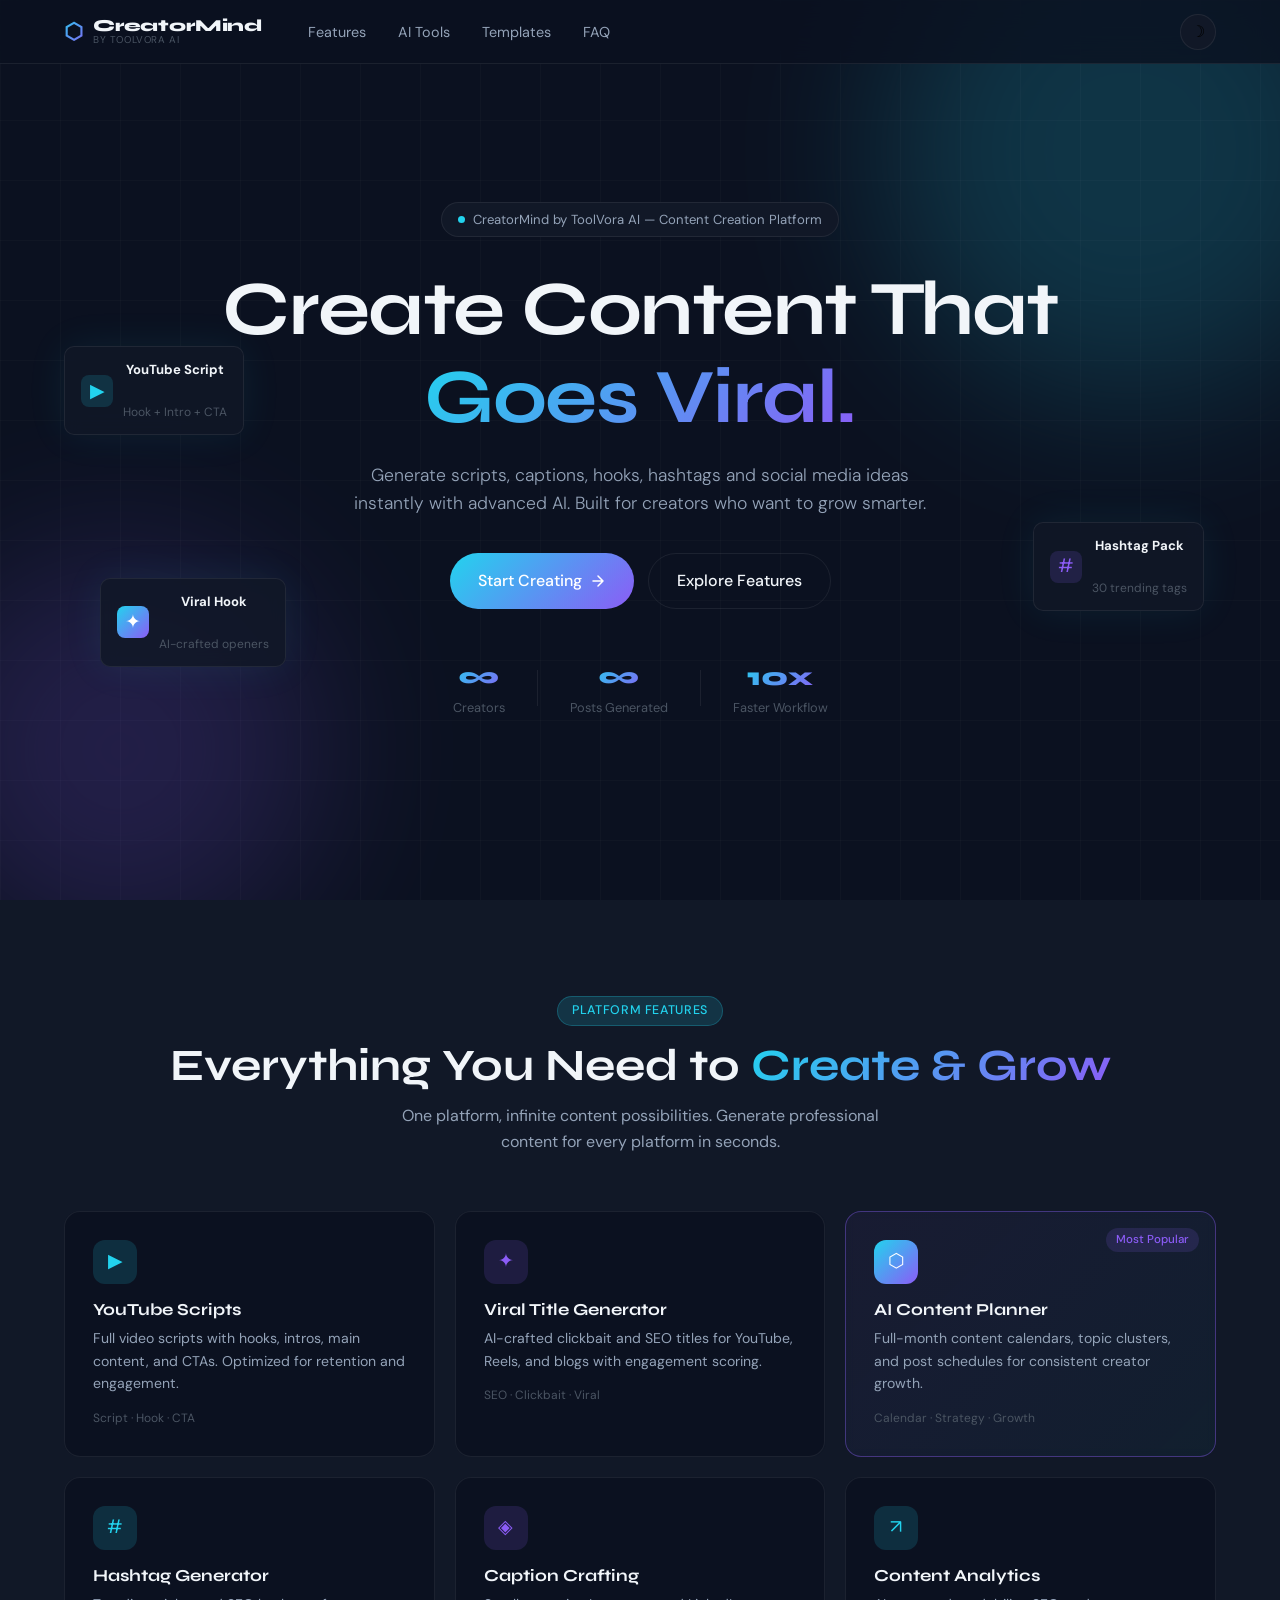
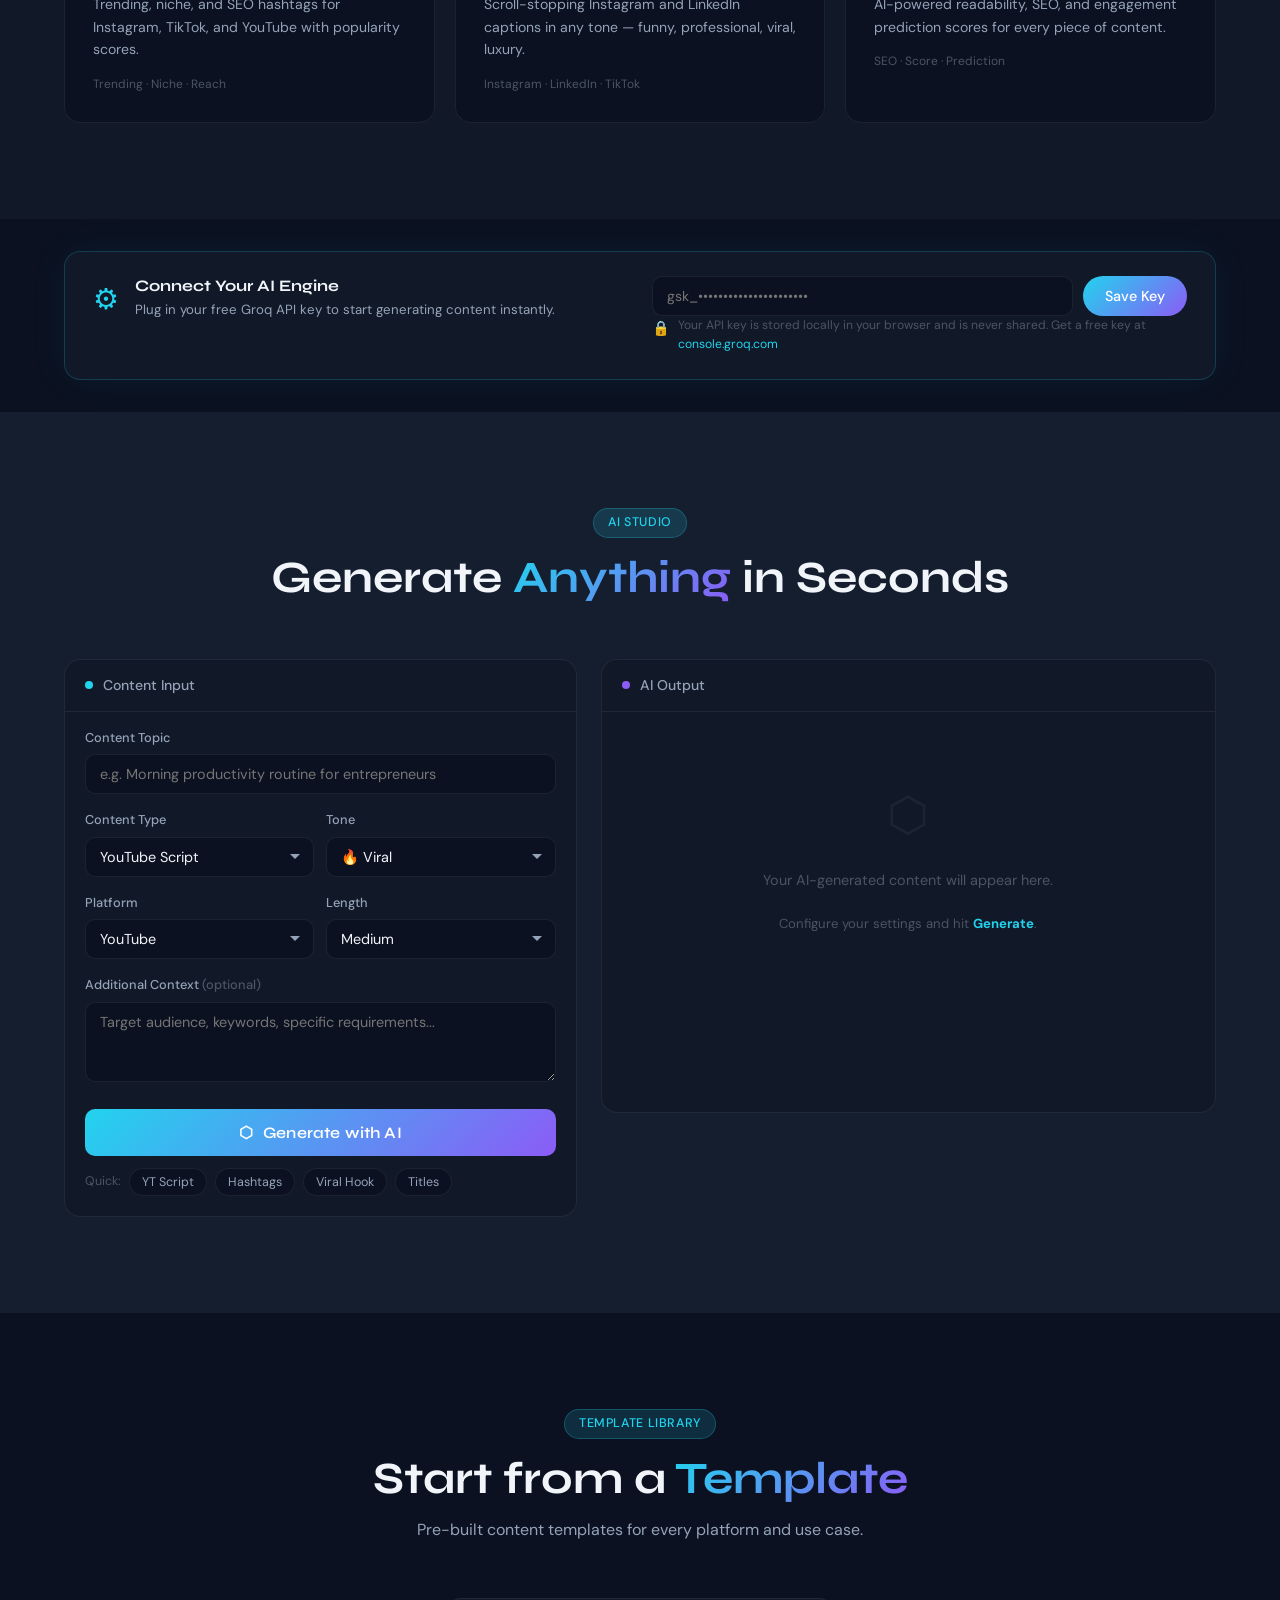
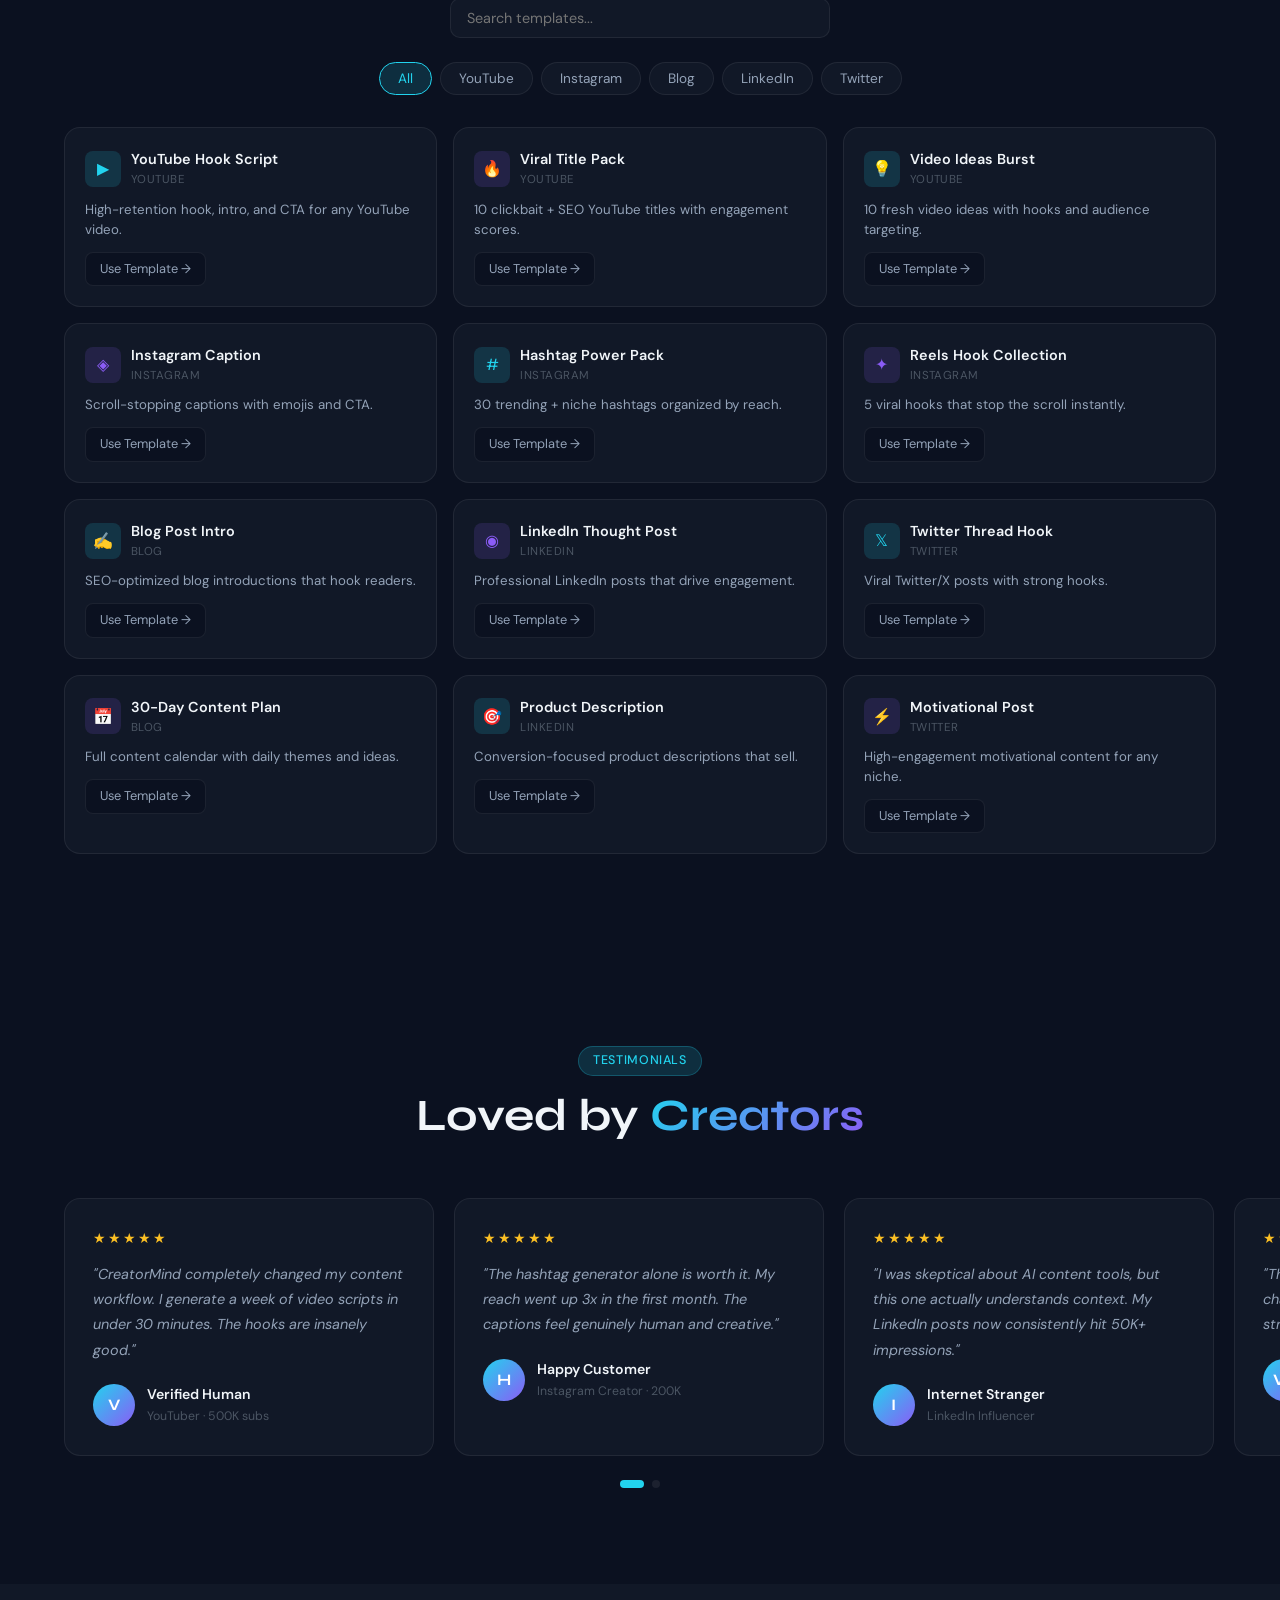
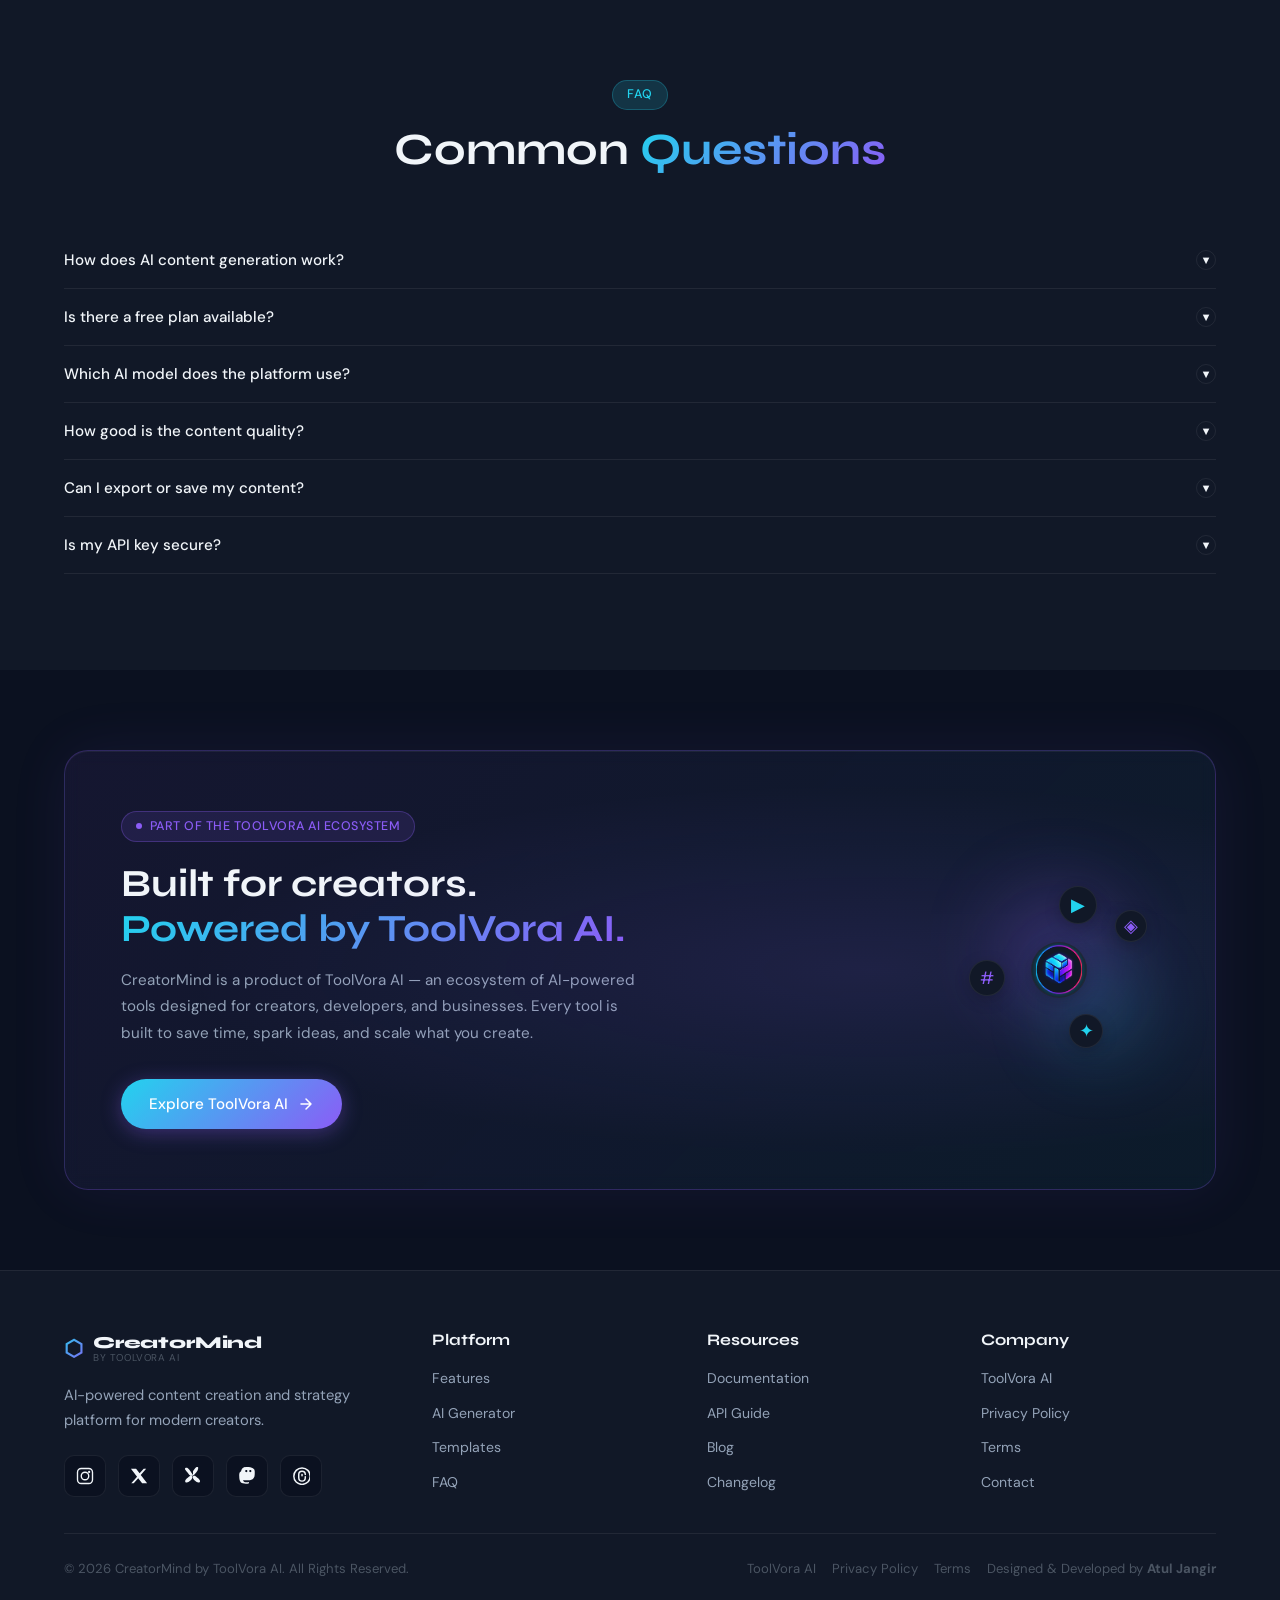
<file: index.html>
<!DOCTYPE html>
<html lang="en" data-theme="dark">
<head>
  <meta charset="UTF-8" />
  <meta name="viewport" content="width=device-width, initial-scale=1.0" />
  <title>CreatorMind by ToolVora AI — Create Smarter. Grow Faster.</title>
  <meta name="description" content="CreatorMind by ToolVora AI — AI-powered content creation platform. Generate viral content, scripts, captions, hooks, and social media ideas instantly." />
  <link rel="preconnect" href="https://fonts.googleapis.com" />
  <link rel="preconnect" href="https://fonts.gstatic.com" crossorigin />
  <link href="https://fonts.googleapis.com/css2?family=Syne:wght@400;600;700;800&family=DM+Sans:ital,opsz,wght@0,9..40,300;0,9..40,400;0,9..40,500;1,9..40,300&display=swap" rel="stylesheet" />
  <link rel="stylesheet" href="style.css" />
</head>
<body>

<!-- ═══════════════════ NAVBAR ═══════════════════ -->
<nav class="navbar" id="navbar">
  <div class="nav-container">
    <a href="#" class="nav-logo">
      <span class="logo-icon">⬡</span>
      <span class="logo-text-wrap">
        <span class="logo-primary">CreatorMind</span>
        <span class="logo-byline">by ToolVora AI</span>
      </span>
    </a>

    <ul class="nav-links" id="navLinks">
      <li><a href="#features">Features</a></li>
      <li><a href="#generator">AI Tools</a></li>
      <li><a href="#templates">Templates</a></li>
      <li><a href="#faq">FAQ</a></li>
    </ul>

    <div class="nav-actions">
      <button class="theme-toggle" id="themeToggle" aria-label="Toggle theme">
        <span class="theme-icon">☽</span>
      </button>
    </div>
    <button class="hamburger" id="hamburger" aria-label="Menu">
      <span></span>
      <span></span>
      <span></span>
    </button>
  </div>
</nav>

<!-- ═══════════════════ HERO ═══════════════════ -->
<section class="hero" id="home">
  <div class="hero-bg">
    <div class="hero-orb orb-1"></div>
    <div class="hero-orb orb-2"></div>
    <div class="hero-grid"></div>
  </div>

  <div class="hero-container">
    <div class="hero-badge">
      <span class="badge-dot"></span>
      CreatorMind by ToolVora AI — Content Creation Platform
    </div>
    <h1 class="hero-title">
      Create Content That<br />
      <span class="gradient-text">Goes Viral.</span>
    </h1>
    <p class="hero-subtitle">
      Generate scripts, captions, hooks, hashtags and social media ideas instantly with advanced AI. Built for creators who want to grow smarter.
    </p>
    <div class="hero-cta">
      <a href="#generator" class="btn-primary btn-large">
        <span>Start Creating</span>
        <svg width="16" height="16" viewBox="0 0 16 16" fill="none"><path d="M3 8h10M8 3l5 5-5 5" stroke="currentColor" stroke-width="1.5" stroke-linecap="round" stroke-linejoin="round"/></svg>
      </a>
      <a href="#features" class="btn-outline btn-large">Explore Features</a>
    </div>

    <div class="hero-stats">
      <div class="stat"><span class="stat-num">∞</span><span class="stat-label">Creators</span></div>
      <div class="stat-div"></div>
      <div class="stat"><span class="stat-num">∞</span><span class="stat-label">Posts Generated</span></div>
      <div class="stat-div"></div>
      <div class="stat"><span class="stat-num">10x</span><span class="stat-label">Faster Workflow</span></div>
    </div>

    <!-- Floating Cards -->
    <div class="floating-cards">
      <div class="float-card fc-1">
        <div class="fc-icon">▶</div>
        <div class="fc-text"><strong>YouTube Script</strong><br /><span>Hook + Intro + CTA</span></div>
      </div>
      <div class="float-card fc-2">
        <div class="fc-icon">#</div>
        <div class="fc-text"><strong>Hashtag Pack</strong><br /><span>30 trending tags</span></div>
      </div>
      <div class="float-card fc-3">
        <div class="fc-icon">✦</div>
        <div class="fc-text"><strong>Viral Hook</strong><br /><span>AI-crafted openers</span></div>
      </div>
    </div>
  </div>
</section>

<!-- ═══════════════════ FEATURES ═══════════════════ -->
<section class="features" id="features">
  <div class="section-container">
    <div class="section-header">
      <div class="section-badge">Platform Features</div>
      <h2 class="section-title">Everything You Need to <span class="gradient-text">Create & Grow</span></h2>
      <p class="section-sub">One platform, infinite content possibilities. Generate professional content for every platform in seconds.</p>
    </div>

    <div class="features-grid">
      <div class="feature-card reveal">
        <div class="feature-icon cyan">▶</div>
        <h3>YouTube Scripts</h3>
        <p>Full video scripts with hooks, intros, main content, and CTAs. Optimized for retention and engagement.</p>
        <div class="feature-tag">Script · Hook · CTA</div>
      </div>
      <div class="feature-card reveal">
        <div class="feature-icon purple">✦</div>
        <h3>Viral Title Generator</h3>
        <p>AI-crafted clickbait and SEO titles for YouTube, Reels, and blogs with engagement scoring.</p>
        <div class="feature-tag">SEO · Clickbait · Viral</div>
      </div>
      <div class="feature-card featured reveal">
        <div class="feature-badge">Most Popular</div>
        <div class="feature-icon gradient">⬡</div>
        <h3>AI Content Planner</h3>
        <p>Full-month content calendars, topic clusters, and post schedules for consistent creator growth.</p>
        <div class="feature-tag">Calendar · Strategy · Growth</div>
      </div>
      <div class="feature-card reveal">
        <div class="feature-icon cyan">#</div>
        <h3>Hashtag Generator</h3>
        <p>Trending, niche, and SEO hashtags for Instagram, TikTok, and YouTube with popularity scores.</p>
        <div class="feature-tag">Trending · Niche · Reach</div>
      </div>
      <div class="feature-card reveal">
        <div class="feature-icon purple">◈</div>
        <h3>Caption Crafting</h3>
        <p>Scroll-stopping Instagram and LinkedIn captions in any tone — funny, professional, viral, luxury.</p>
        <div class="feature-tag">Instagram · LinkedIn · TikTok</div>
      </div>
      <div class="feature-card reveal">
        <div class="feature-icon cyan">↗</div>
        <h3>Content Analytics</h3>
        <p>AI-powered readability, SEO, and engagement prediction scores for every piece of content.</p>
        <div class="feature-tag">SEO · Score · Prediction</div>
      </div>
    </div>
  </div>
</section>

<!-- ═══════════════════ API KEY SETUP ═══════════════════ -->
<section class="api-setup" id="setup">
  <div class="section-container">
    <div class="api-card">
      <div class="api-left">
        <div class="api-icon">⚙</div>
        <div>
          <h3>Connect Your AI Engine</h3>
          <p>Plug in your free Groq API key to start generating content instantly.</p>
        </div>
      </div>
      <div class="api-right">
        <div class="api-key-panel">
          <div class="api-input-wrap">
            <input type="password" id="apiKeyInput" placeholder="gsk_••••••••••••••••••••••" class="api-input" autocomplete="off" />
            <button class="btn-primary" id="saveApiKey">Save Key</button>
          </div>
          <div class="api-info-row">
            <span class="api-lock-icon">🔒</span>
            <span class="api-note">Your API key is stored locally in your browser and is never shared. Get a free key at <a href="https://console.groq.com" target="_blank" style="color:var(--cyan)">console.groq.com</a></span>
          </div>
        </div>
      </div>
    </div>
  </div>
</section>

<!-- ═══════════════════ AI GENERATOR ═══════════════════ -->
<section class="generator" id="generator">
  <div class="section-container">
    <div class="section-header">
      <div class="section-badge">AI Studio</div>
      <h2 class="section-title">Generate <span class="gradient-text">Anything</span> in Seconds</h2>
    </div>

    <div class="generator-layout">
      <!-- Input Panel -->
      <div class="gen-panel input-panel">
        <div class="panel-header">
          <span class="panel-dot cyan"></span>
          <span>Content Input</span>
        </div>

        <div class="form-group">
          <label>Content Topic</label>
          <input type="text" id="topicInput" placeholder="e.g. Morning productivity routine for entrepreneurs" class="form-input" />
        </div>

        <div class="form-row">
          <div class="form-group">
            <label>Content Type</label>
            <select id="contentType" class="form-select">
              <option value="youtube_script">YouTube Script</option>
              <option value="youtube_title">YouTube Titles</option>
              <option value="instagram_caption">Instagram Caption</option>
              <option value="blog_intro">Blog Intro</option>
              <option value="reels_hook">Reels Hook</option>
              <option value="twitter_post">Twitter / X Post</option>
              <option value="linkedin_post">LinkedIn Post</option>
              <option value="product_desc">Product Description</option>
              <option value="hashtags">Hashtag Pack</option>
              <option value="video_ideas">Video Ideas</option>
              <option value="content_plan">30-Day Content Plan</option>
            </select>
          </div>

          <div class="form-group">
            <label>Tone</label>
            <select id="toneSelect" class="form-select">
              <option value="viral">🔥 Viral</option>
              <option value="professional">💼 Professional</option>
              <option value="funny">😂 Funny</option>
              <option value="motivational">💪 Motivational</option>
              <option value="creative">🎨 Creative</option>
              <option value="luxury">💎 Luxury</option>
              <option value="educational">📚 Educational</option>
            </select>
          </div>
        </div>

        <div class="form-row">
          <div class="form-group">
            <label>Platform</label>
            <select id="platformSelect" class="form-select">
              <option value="youtube">YouTube</option>
              <option value="instagram">Instagram</option>
              <option value="tiktok">TikTok</option>
              <option value="linkedin">LinkedIn</option>
              <option value="twitter">Twitter / X</option>
              <option value="blog">Blog</option>
              <option value="general">General</option>
            </select>
          </div>

          <div class="form-group">
            <label>Length</label>
            <select id="lengthSelect" class="form-select">
              <option value="short">Short</option>
              <option value="medium" selected>Medium</option>
              <option value="long">Long</option>
              <option value="detailed">Detailed</option>
            </select>
          </div>
        </div>

        <div class="form-group">
          <label>Additional Context <span class="optional">(optional)</span></label>
          <textarea id="contextInput" placeholder="Target audience, keywords, specific requirements..." class="form-textarea"></textarea>
        </div>

        <button class="btn-generate" id="generateBtn">
          <span class="generate-icon">⬡</span>
          <span id="generateBtnText">Generate with AI</span>
        </button>

        <div class="quick-templates">
          <span class="qt-label">Quick:</span>
          <button class="qt-btn" data-type="youtube_script" data-topic="morning routine productivity">YT Script</button>
          <button class="qt-btn" data-type="hashtags" data-topic="fitness motivation">Hashtags</button>
          <button class="qt-btn" data-type="reels_hook" data-topic="make money online">Viral Hook</button>
          <button class="qt-btn" data-type="youtube_title" data-topic="passive income">Titles</button>
        </div>
      </div>

      <!-- Output Panel -->
      <div class="gen-panel output-panel">
        <div class="panel-header">
          <span class="panel-dot purple"></span>
          <span>AI Output</span>
          <div class="panel-actions" id="panelActions" style="display:none">
            <button class="action-btn" id="copyBtn" title="Copy">⊕ Copy</button>
            <button class="action-btn" id="downloadBtn" title="Download">↓ Save</button>
            <button class="action-btn" id="regenBtn" title="Regenerate">↻ Regen</button>
          </div>
        </div>

        <div class="output-body" id="outputBody">
          <div class="output-placeholder">
            <div class="placeholder-icon">⬡</div>
            <p>Your AI-generated content will appear here.</p>
            <p class="placeholder-sub">Configure your settings and hit <strong>Generate</strong>.</p>
          </div>
        </div>

        <!-- Analytics -->
        <div class="output-analytics" id="outputAnalytics" style="display:none">
          <div class="analytics-row">
            <div class="score-card">
              <div class="score-label">AI Score</div>
              <div class="score-value" id="scoreAI">—</div>
            </div>
            <div class="score-card">
              <div class="score-label">Readability</div>
              <div class="score-value" id="scoreRead">—</div>
            </div>
            <div class="score-card">
              <div class="score-label">SEO</div>
              <div class="score-value" id="scoreSEO">—</div>
            </div>
            <div class="score-card">
              <div class="score-label">Engagement</div>
              <div class="score-value" id="scoreEng">—</div>
            </div>
          </div>
          <div class="score-bars">
            <div class="score-bar-wrap">
              <div class="score-bar-fill" id="barAI"></div>
            </div>
          </div>
        </div>
      </div>
    </div>
  </div>
</section>

<!-- ═══════════════════ TEMPLATES ═══════════════════ -->
<section class="templates-section" id="templates">
  <div class="section-container">
    <div class="section-header">
      <div class="section-badge">Template Library</div>
      <h2 class="section-title">Start from a <span class="gradient-text">Template</span></h2>
      <p class="section-sub">Pre-built content templates for every platform and use case.</p>
    </div>

    <div class="template-search-wrap">
      <input type="text" id="templateSearch" placeholder="Search templates..." class="template-search" />
    </div>

    <div class="template-tabs">
      <button class="tab-btn active" data-cat="all">All</button>
      <button class="tab-btn" data-cat="youtube">YouTube</button>
      <button class="tab-btn" data-cat="instagram">Instagram</button>
      <button class="tab-btn" data-cat="blog">Blog</button>
      <button class="tab-btn" data-cat="linkedin">LinkedIn</button>
      <button class="tab-btn" data-cat="twitter">Twitter</button>
    </div>

    <div class="templates-grid" id="templatesGrid"></div>
  </div>
</section>

<!-- ═══════════════════ TESTIMONIALS ═══════════════════ -->
<section class="testimonials" id="testimonials">
  <div class="section-container">
    <div class="section-header">
      <div class="section-badge">Testimonials</div>
      <h2 class="section-title">Loved by <span class="gradient-text">Creators</span></h2>
    </div>

    <div class="testimonials-slider" id="testimonialsSlider">
      <div class="testimonials-track" id="testimonialsTrack">
        <!-- Injected by JS -->
      </div>
    </div>
    <div class="slider-dots" id="sliderDots"></div>
  </div>
</section>

<!-- ═══════════════════ FAQ ═══════════════════ -->
<section class="faq" id="faq">
  <div class="section-container faq-container">
    <div class="section-header">
      <div class="section-badge">FAQ</div>
      <h2 class="section-title">Common <span class="gradient-text">Questions</span></h2>
    </div>

    <div class="faq-list" id="faqList"></div>
  </div>
</section>

<!-- ═══════════════════ TOOLVORA ECOSYSTEM ═══════════════════ -->
<section class="ecosystem-section">
  <div class="section-container">
    <div class="ecosystem-card">
      <div class="ecosystem-glow"></div>
      <div class="ecosystem-content">
        <div class="ecosystem-badge">
          <span class="eco-dot"></span>
          Part of the ToolVora AI Ecosystem
        </div>
        <h2 class="ecosystem-title">
          Built for creators.<br />
          <span class="gradient-text">Powered by ToolVora AI.</span>
        </h2>
        <p class="ecosystem-desc">
          CreatorMind is a product of ToolVora AI — an ecosystem of AI-powered tools designed for creators, developers, and businesses. Every tool is built to save time, spark ideas, and scale what you create.
        </p>
        <a href="https://atuljangirin-prog.github.io/toolvora-ai/" target="_blank" rel="noopener noreferrer" class="btn-ecosystem">
          Explore ToolVora AI
          <svg width="16" height="16" viewBox="0 0 16 16" fill="none"><path d="M3 8h10M8 3l5 5-5 5" stroke="currentColor" stroke-width="1.5" stroke-linecap="round" stroke-linejoin="round"/></svg>
        </a>
      </div>
      <div class="ecosystem-visual">
        <div class="eco-orb eco-orb-1"></div>
        <div class="eco-orb eco-orb-2"></div>
        <div class="eco-nodes">
          <div class="eco-node node-center"><img src="toolvoraai.png" class="eco-logo-img" alt="ToolVora AI"></div>
          <div class="eco-node node-a">▶</div>
          <div class="eco-node node-b">#</div>
          <div class="eco-node node-c">✦</div>
          <div class="eco-node node-d">◈</div>
        </div>
      </div>
    </div>
  </div>
</section>

<!-- ═══════════════════ FOOTER ═══════════════════ -->
<footer class="footer">
  <div class="footer-container">
    <div class="footer-top">

      <!-- Brand -->
      <div class="footer-brand">
        <a href="#" class="nav-logo">
          <span class="logo-icon">⬡</span>
          <span class="logo-text-wrap">
            <span class="logo-primary">CreatorMind</span>
            <span class="logo-byline">by ToolVora AI</span>
          </span>
        </a>

        <p>AI-powered content creation and strategy platform for modern creators.</p>

        <div class="footer-socials">
          <a href="https://www.instagram.com/toolvora_ai" target="_blank" class="social-link" aria-label="Instagram">
            <svg viewBox="0 0 24 24" fill="none" stroke="currentColor" stroke-width="1.8">
              <rect x="2" y="2" width="20" height="20" rx="5"/>
              <circle cx="12" cy="12" r="5"/>
              <circle cx="17.5" cy="6.5" r="1.5" fill="currentColor" stroke="none"/>
            </svg>
          </a>
          <a href="https://x.com/atuljangir_" target="_blank" class="social-link" aria-label="X">
            <svg viewBox="0 0 24 24" fill="currentColor">
              <path d="M18.244 2.25h3.308l-7.227 8.26 8.502 11.24H16.17l-5.214-6.817L4.99 21.75H1.68l7.73-8.835L1.254 2.25H8.08l4.713 6.231z"/>
            </svg>
          </a>
          <a href="https://bsky.app/profile/atuljangir.bsky.social" target="_blank" rel="noopener noreferrer" aria-label="Bluesky" class="social-link">
            <svg viewBox="0 0 24 24" fill="currentColor" stroke="none"><path d="M12 10.8c-1.1-2.1-4.3-7-6.8-9.2C4.2.8 3.5.9 3 .9c-.4 0-1 .1-1.4.6-.4.5-.4 1.2-.1 1.7.5.7 3.2 4 4.9 6.3 1.8 2.4 4 2.4 5.7 1.7 1.7-.7 5-5.3 6-6.7C19 2 19.2.9 18.6.3c-.5-.6-1.4-.7-2.4.1-1 .8-3.8 4.5-4.2 5.4zm-7 3.5c-1.3.8-2.8 2.3-3.3 3.8-.5 1.5.3 2.8 1.9 2.7 1.6-.1 4.3-2.1 5.8-3.5 1.5-1.5 2.1-3.2 1.7-4.5-.4-1.3-1.9-1.6-3.2-.9-1.3.8-2.6 2.2-2.8 2.4zm12.8 0c-.2-.2-1.5-1.6-2.8-2.4-1.3-.7-2.8-.4-3.2.9-.4 1.3.2 3 1.7 4.5 1.5 1.4 4.2 3.4 5.8 3.5 1.6.1 2.4-1.2 1.9-2.7-.5-1.5-2-3-3.3-3.8z"/></svg>
          </a>
          <a href="https://mastodon.social/@atuljangir" target="_blank" rel="noopener noreferrer" aria-label="Mastodon" class="social-link">
            <svg viewBox="0 0 24 24" fill="currentColor" stroke="none"><path d="M21.258 13.99c-.3 1.54-2.7 3.23-5.46 3.55-1.44.17-2.85.33-4.36.26-2.47-.11-4.42-.63-4.42-.63 0 .24.01.47.04.69.3 2.25 2.23 2.38 4.06 2.45 1.85.07 3.49-.46 3.49-.46l.08 1.65s-1.29.69-3.6.82c-1.27.07-2.84-.03-4.67-.52-3.98-1.05-4.67-5.3-4.77-9.6-.03-1.28 0-2.49 0-2.49 0-3.19 2.48-4.12 2.48-4.12C5.14.58 8.3.04 11.61 0h.08c3.31.04 6.47.58 8.16 1.82 0 0 2.48.93 2.48 4.12 0 0 .03 2.68-.06 4.18-.05.93-.18 1.82-.43 2.87zM17.9 5.47c0-.84-.66-1.52-1.47-1.52-.82 0-1.47.68-1.47 1.52 0 .84.66 1.52 1.47 1.52.81 0 1.47-.68 1.47-1.52zM12.53 5.47c0-.84-.66-1.52-1.47-1.52-.82 0-1.47.68-1.47 1.52 0 .84.66 1.52 1.47 1.52.81 0 1.47-.68 1.47-1.52z"/></svg>
          </a>
          <a href="https://www.threads.com/@a.t.u.l_j.a.n.g.i.r" target="_blank" rel="noopener noreferrer" aria-label="Threads" class="social-link">
            <svg viewBox="0 1 22 22" fill="none" stroke="currentColor" stroke-width="1.8" stroke-linecap="round" stroke-linejoin="round"><path d="M12.25 2.25C6.615 2.25 2.25 6.615 2.25 12.25c0 5.635 4.365 10 10 10 5.635 0 10-4.365 10-10 0-5.635-4.365-10-10-10z"/><path d="M16.25 10.25c0-2.21-1.79-4-4-4s-4 1.79-4 4v4c0 2.21 1.79 4 4 4s4-1.79 4-4v-1.5"/><path d="M12.25 10.25v1.5"/></svg>
          </a>
        </div>
      </div>

      <!-- Platform -->
      <div class="footer-column">
        <h4>Platform</h4>
        <div class="footer-links">
          <a href="#features">Features</a>
          <a href="#generator">AI Generator</a>
          <a href="#templates">Templates</a>
          <a href="#faq">FAQ</a>
        </div>
      </div>

      <!-- Resources -->
      <div class="footer-column">
        <h4>Resources</h4>
        <div class="footer-links">
          <a href="#">Documentation</a>
          <a href="#">API Guide</a>
          <a href="#">Blog</a>
          <a href="#">Changelog</a>
        </div>
      </div>

      <!-- Company -->
      <div class="footer-column">
        <h4>Company</h4>
        <div class="footer-links">
          <a href="https://atuljangirin-prog.github.io/toolvora-ai/" target="_blank" rel="noopener noreferrer">ToolVora AI</a>
          <a href="#">Privacy Policy</a>
          <a href="#">Terms</a>
          <a href="#">Contact</a>
        </div>
      </div>

    </div>

    <div class="footer-divider"></div>

    <div class="footer-bottom">
      <div class="footer-copy">
        <p>© 2026 CreatorMind by ToolVora AI. All Rights Reserved.</p>
      </div>
      <div class="footer-bottom-links">
        <a href="https://atuljangirin-prog.github.io/toolvora-ai/" target="_blank" rel="noopener noreferrer">ToolVora AI</a>
        <a href="privacy-policy.html">Privacy Policy</a>
        <a href="terms.html">Terms</a>
        <a><p>Designed &amp; Developed by <strong>Atul Jangir</strong></p></a>
      </div>
    </div>

  </div>
</footer>

<!-- Toast Notification -->
<div class="toast" id="toast"></div>

<script src="script.js"></script>
</body>
</html>
</file>
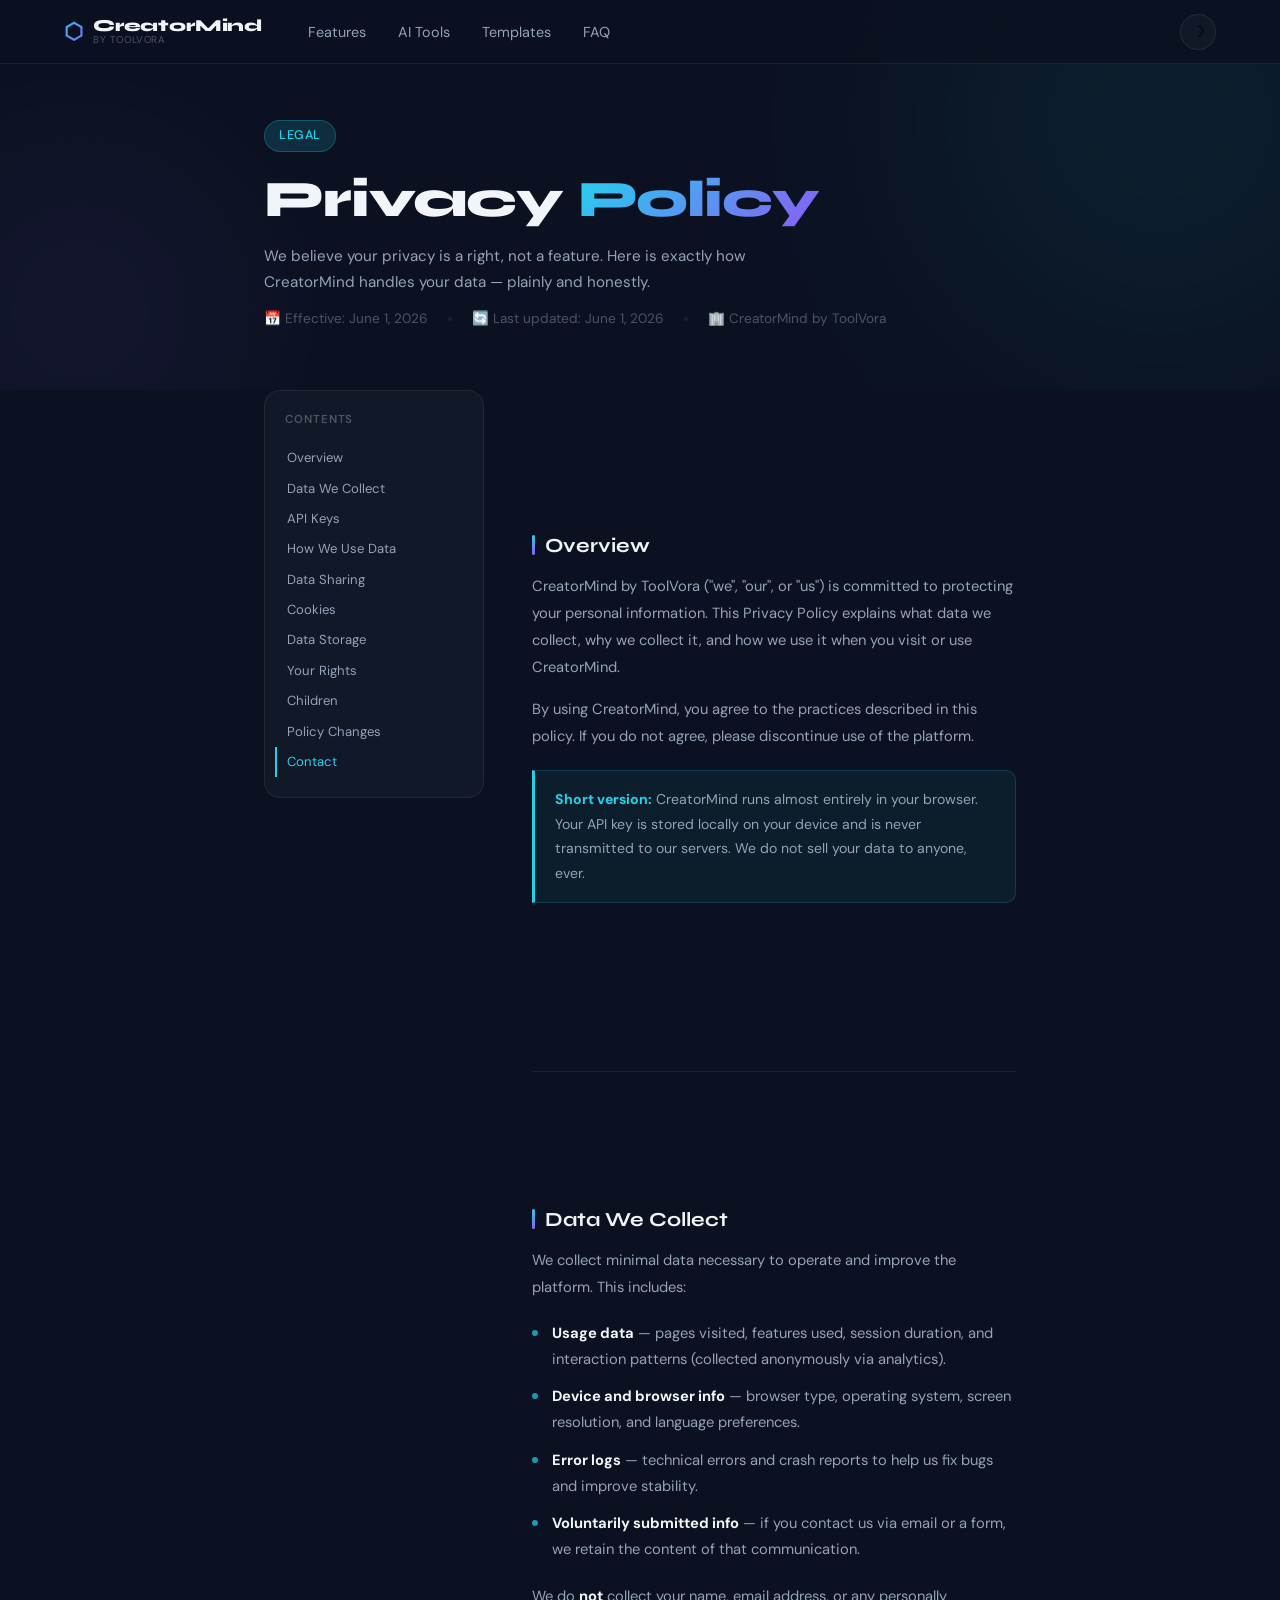
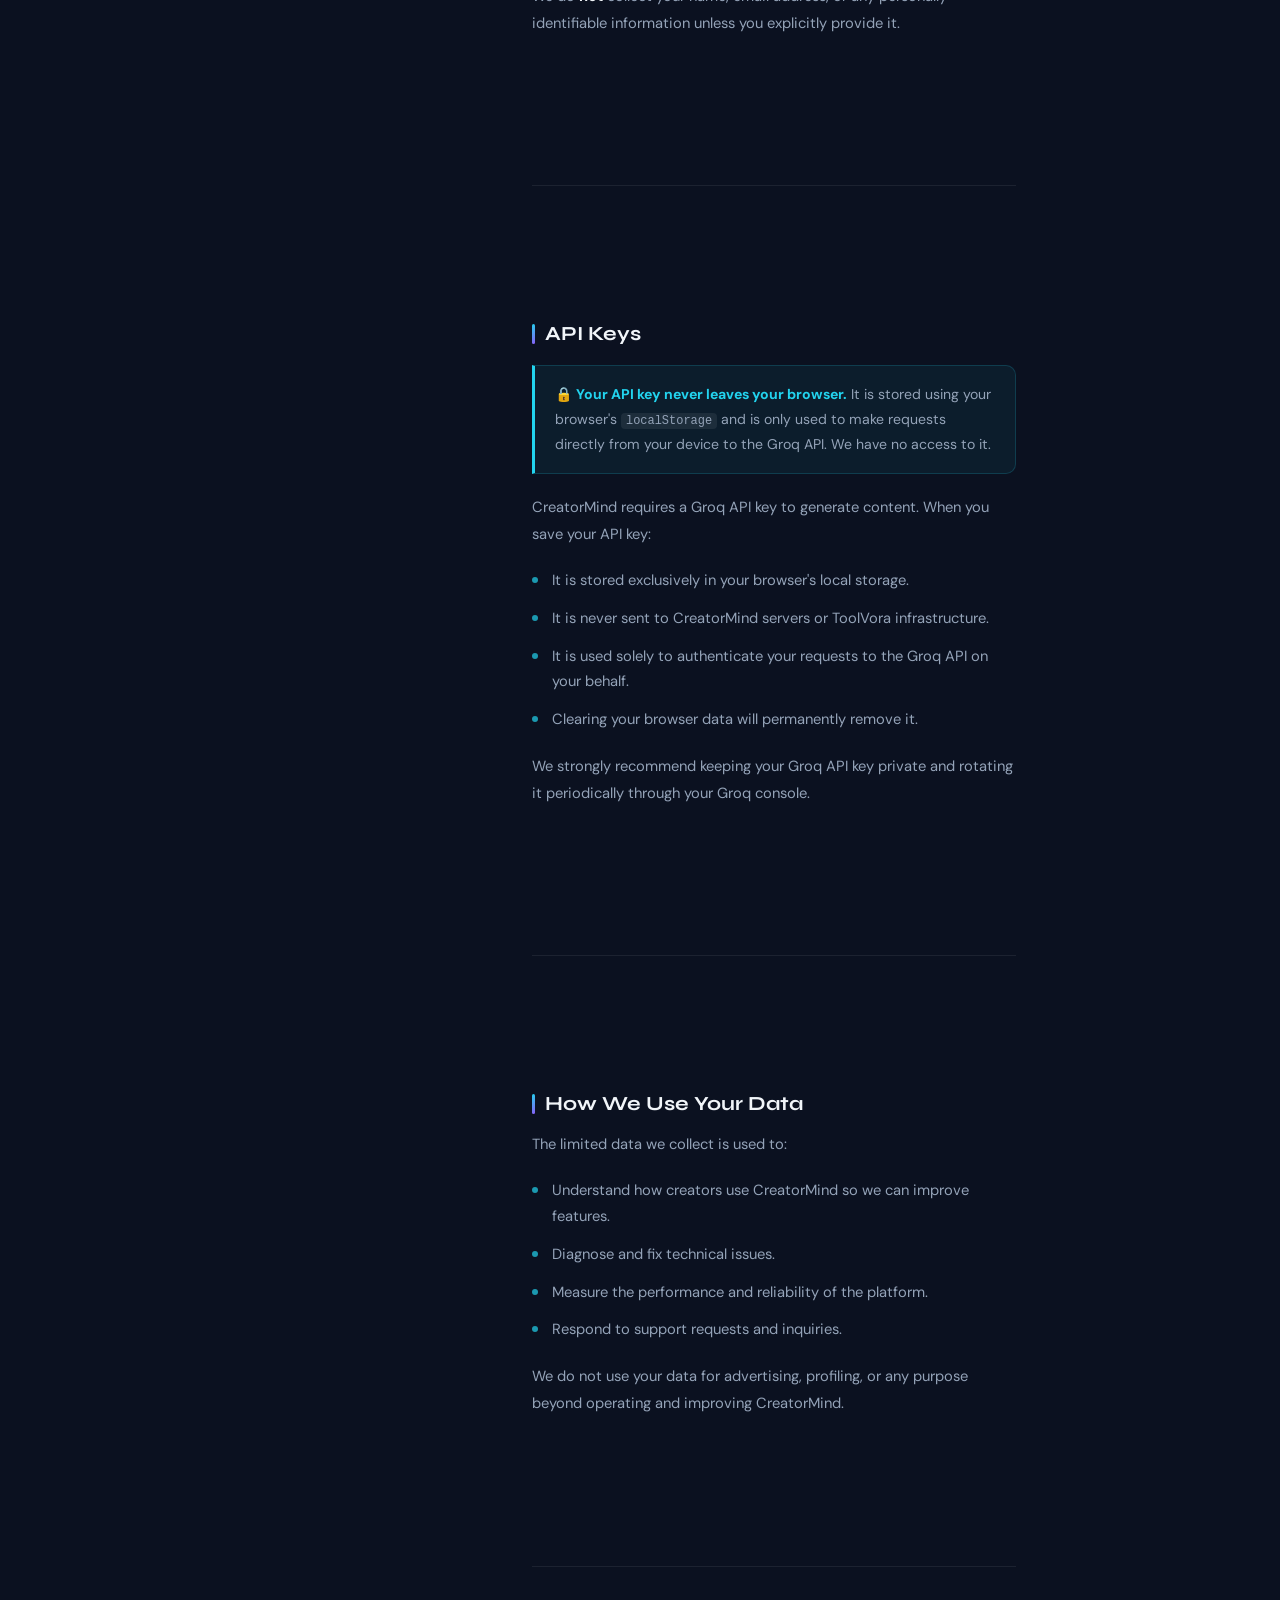
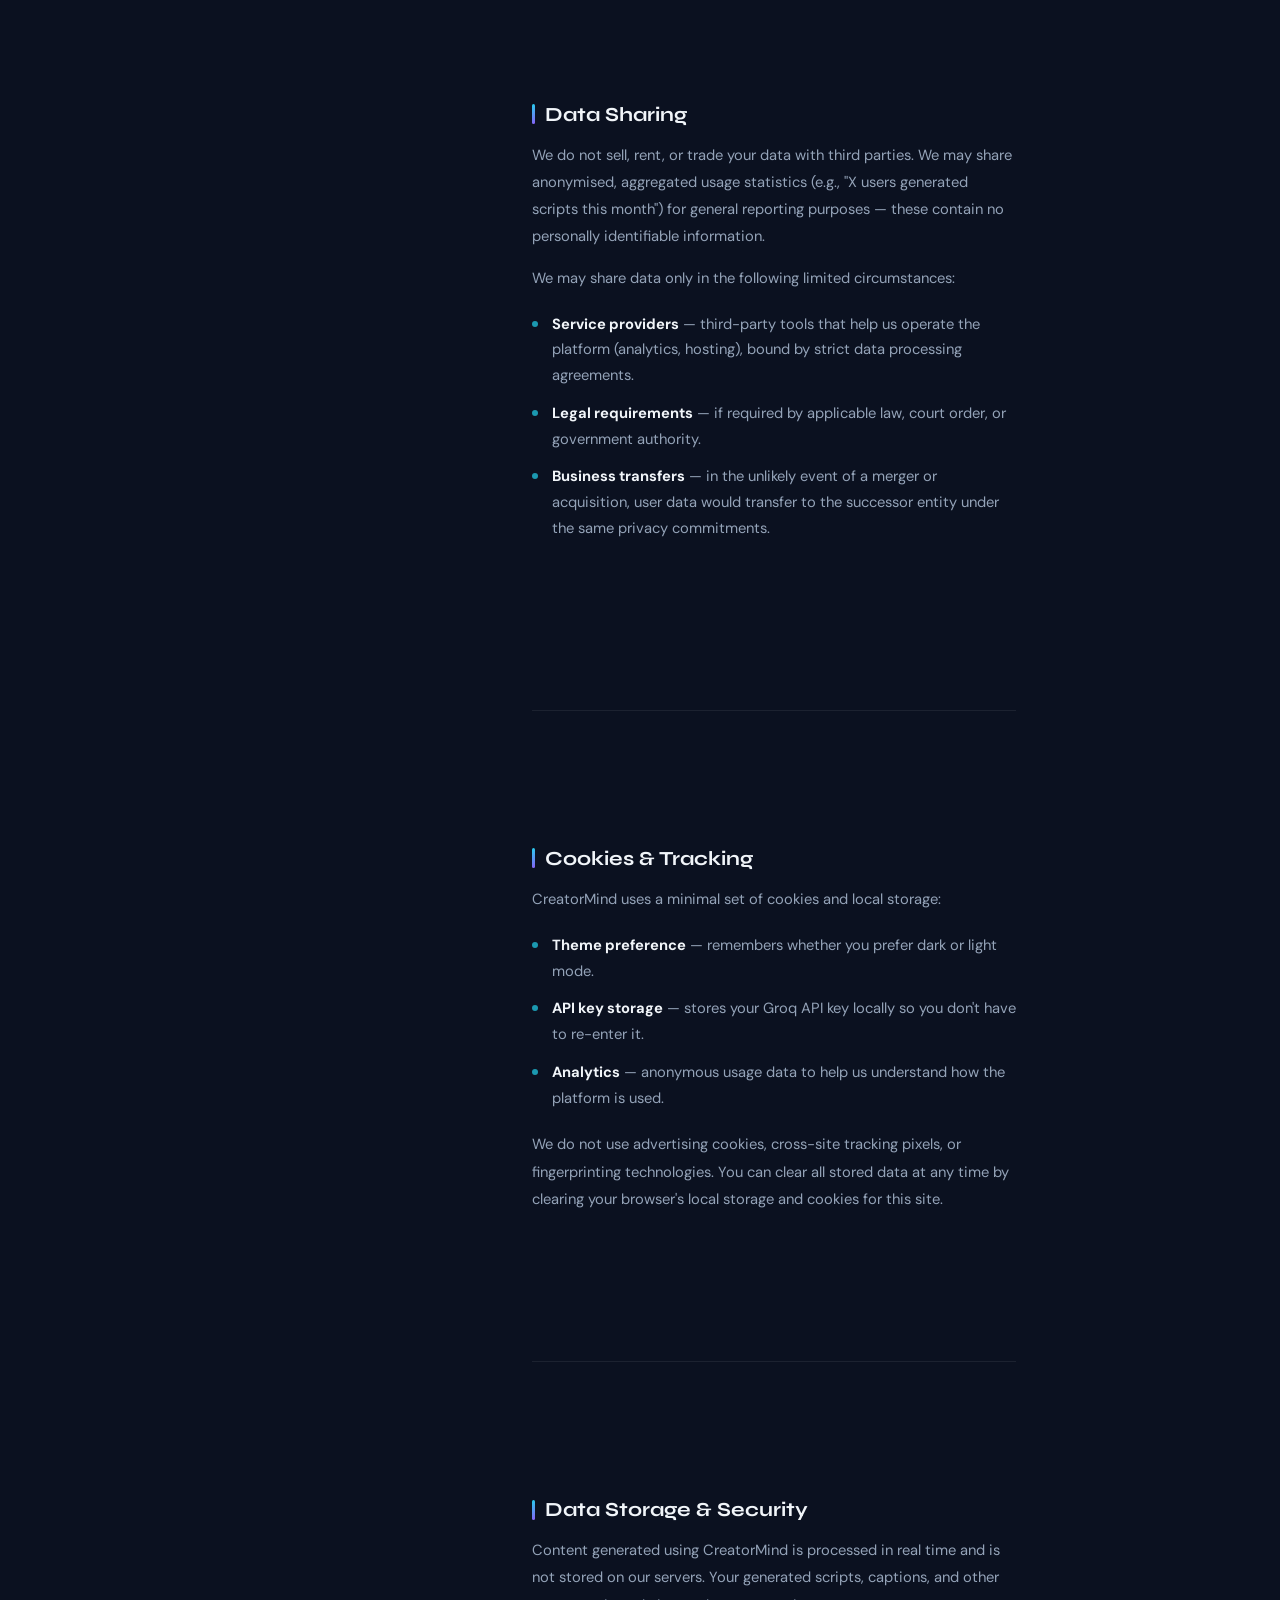
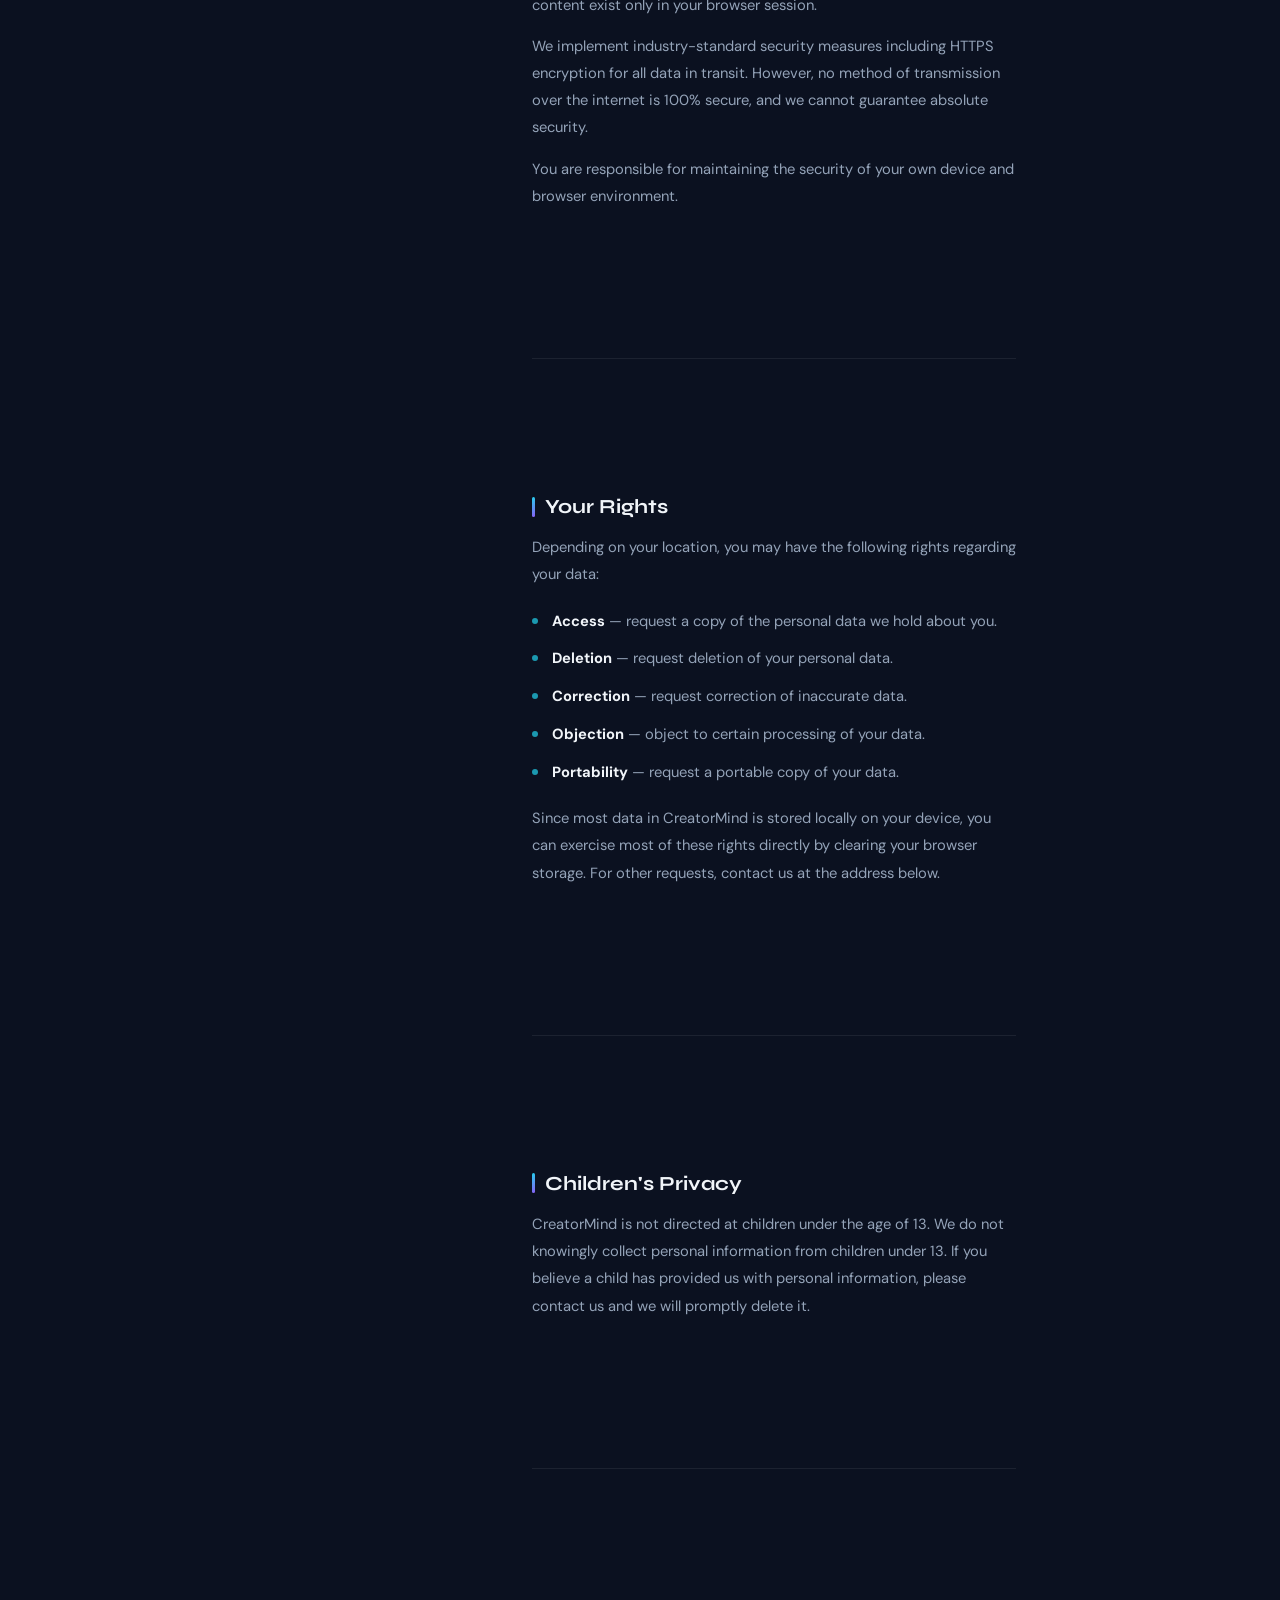
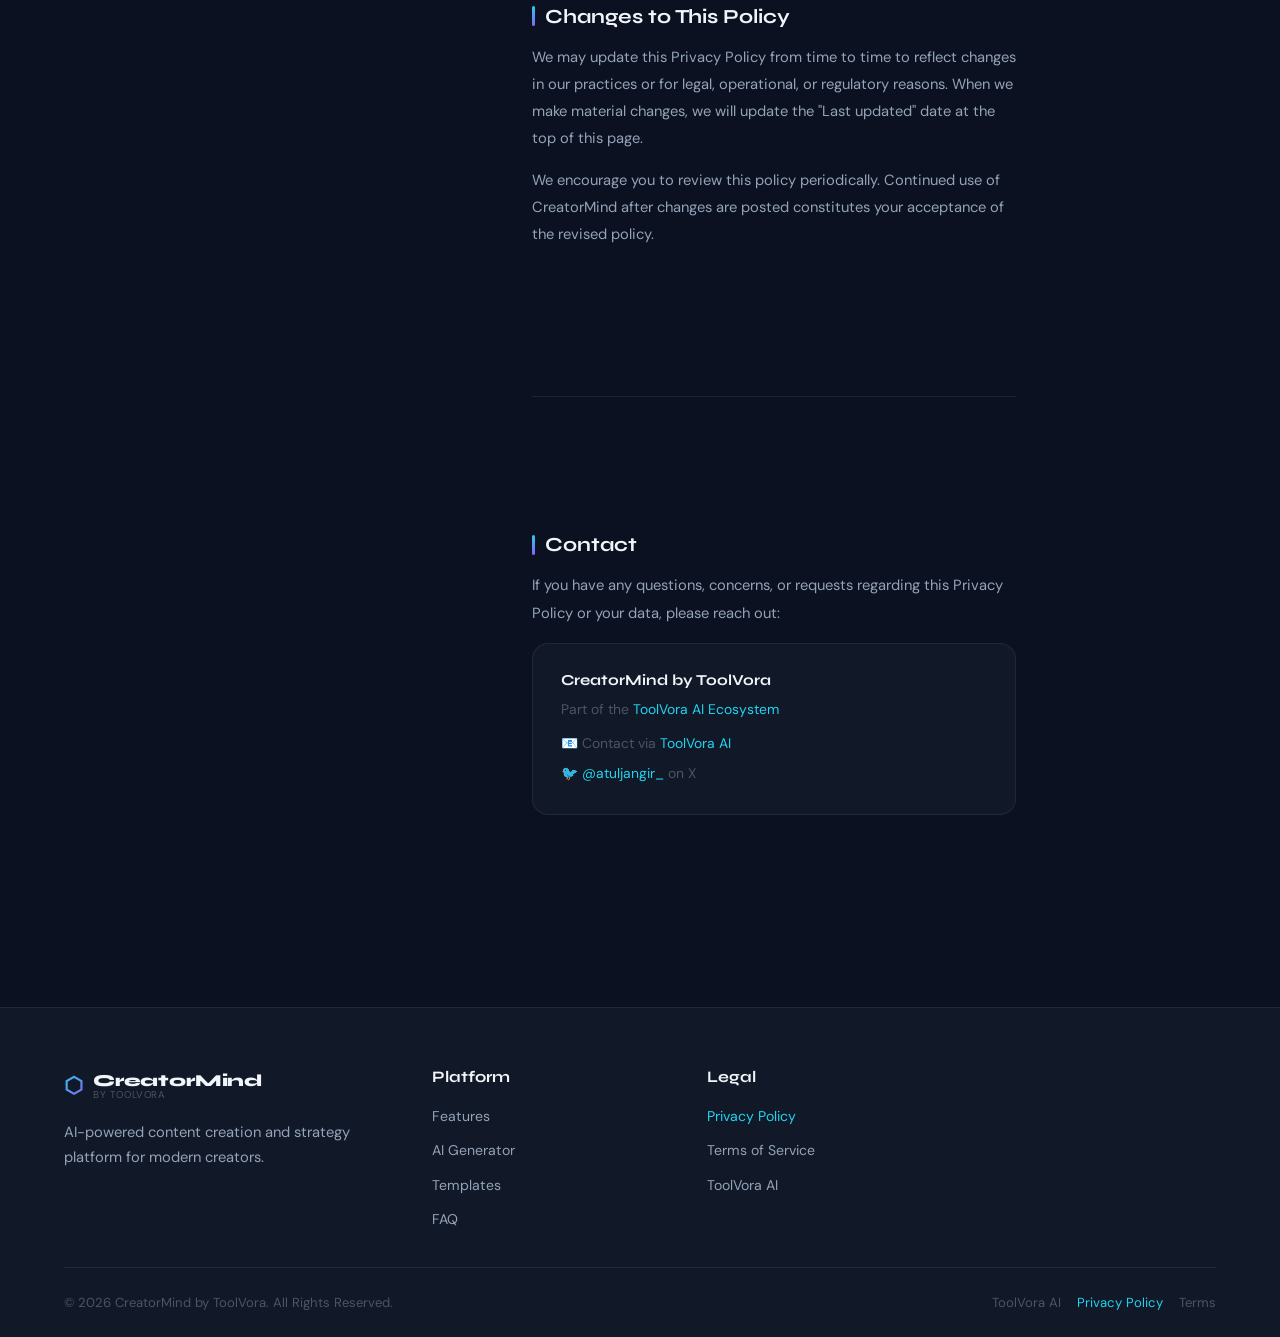
<file: privacy-policy.html>
<!DOCTYPE html>
<html lang="en" data-theme="dark">
<head>
  <meta charset="UTF-8" />
  <meta name="viewport" content="width=device-width, initial-scale=1.0" />
  <title>Privacy Policy — CreatorMind by ToolVora</title>
  <meta name="description" content="Privacy Policy for CreatorMind by ToolVora. Learn how we handle your data and protect your privacy." />
  <link rel="preconnect" href="https://fonts.googleapis.com" />
  <link rel="preconnect" href="https://fonts.gstatic.com" crossorigin />
  <link href="https://fonts.googleapis.com/css2?family=Syne:wght@400;600;700;800&family=DM+Sans:ital,opsz,wght@0,9..40,300;0,9..40,400;0,9..40,500;1,9..40,300&display=swap" rel="stylesheet" />
  <link rel="stylesheet" href="style.css" />
  <style>
    /* ── Legal Page Shared Styles ── */
    .legal-hero {
      padding: 120px 0 60px;
      background: var(--bg-base);
      position: relative;
      overflow: hidden;
    }
    .legal-hero::before {
      content: '';
      position: absolute;
      top: -120px; right: -120px;
      width: 480px; height: 480px;
      background: var(--cyan);
      border-radius: 50%;
      filter: blur(120px);
      opacity: 0.07;
      pointer-events: none;
    }
    .legal-hero::after {
      content: '';
      position: absolute;
      bottom: -80px; left: -80px;
      width: 320px; height: 320px;
      background: var(--purple);
      border-radius: 50%;
      filter: blur(100px);
      opacity: 0.08;
      pointer-events: none;
    }
    .legal-hero-inner {
      max-width: 800px;
      margin: 0 auto;
      padding: 0 24px;
      position: relative;
      z-index: 1;
    }
    .legal-badge {
      display: inline-flex; align-items: center; gap: 8px;
      background: var(--cyan-dim); color: var(--cyan);
      border: 1px solid rgba(34,211,238,0.25);
      padding: 5px 14px; border-radius: 50px;
      font-size: 0.78rem; font-weight: 500;
      letter-spacing: 0.05em; text-transform: uppercase;
      margin-bottom: 20px;
    }
    .legal-title {
      font-family: var(--font-display);
      font-size: clamp(2rem, 5vw, 3.2rem);
      font-weight: 800;
      letter-spacing: -0.02em;
      line-height: 1.1;
      margin-bottom: 16px;
    }
    .legal-meta {
      display: flex; align-items: center; gap: 20px;
      flex-wrap: wrap;
      font-size: 0.85rem;
      color: var(--text-muted);
      margin-top: 12px;
    }
    .legal-meta span { display: flex; align-items: center; gap: 6px; }
    .legal-meta-dot {
      width: 4px; height: 4px; border-radius: 50%;
      background: var(--bg-border);
    }

    /* ── Legal Body ── */
    .legal-body {
      padding: 0 0 96px;
      background: var(--bg-base);
    }
    .legal-layout {
      max-width: 800px;
      margin: 0 auto;
      padding: 0 24px;
      display: grid;
      grid-template-columns: 220px 1fr;
      gap: 48px;
      align-items: start;
    }

    /* Sidebar TOC */
    .legal-toc {
      position: sticky;
      top: 88px;
      padding: 20px;
      background: var(--bg-card);
      border: 1px solid var(--bg-border);
      border-radius: var(--radius);
    }
    .legal-toc-title {
      font-size: 0.72rem;
      font-weight: 600;
      color: var(--text-muted);
      text-transform: uppercase;
      letter-spacing: 0.08em;
      margin-bottom: 14px;
    }
    .legal-toc a {
      display: block;
      font-size: 0.82rem;
      color: var(--text-secondary);
      padding: 6px 0;
      border-left: 2px solid transparent;
      padding-left: 10px;
      margin-left: -10px;
      transition: color var(--transition), border-color var(--transition);
      line-height: 1.4;
    }
    .legal-toc a:hover,
    .legal-toc a.active {
      color: var(--cyan);
      border-left-color: var(--cyan);
    }

    /* Content */
    .legal-content { padding-top: 48px; }
    .legal-section { margin-bottom: 52px; }
    .legal-section:last-child { margin-bottom: 0; }

    .legal-section-title {
      font-family: var(--font-display);
      font-size: 1.25rem;
      font-weight: 700;
      margin-bottom: 16px;
      color: var(--text-primary);
      display: flex;
      align-items: center;
      gap: 10px;
    }
    .legal-section-title::before {
      content: '';
      display: block;
      width: 3px;
      height: 20px;
      background: var(--gradient);
      border-radius: 2px;
      flex-shrink: 0;
    }

    .legal-content p {
      font-size: 0.92rem;
      color: var(--text-secondary);
      line-height: 1.85;
      margin-bottom: 14px;
    }
    .legal-content p:last-child { margin-bottom: 0; }

    .legal-content ul {
      list-style: none;
      padding: 0;
      margin: 14px 0;
    }
    .legal-content ul li {
      font-size: 0.92rem;
      color: var(--text-secondary);
      line-height: 1.75;
      padding: 6px 0 6px 20px;
      position: relative;
    }
    .legal-content ul li::before {
      content: '';
      position: absolute;
      left: 0; top: 15px;
      width: 6px; height: 6px;
      border-radius: 50%;
      background: var(--cyan);
      opacity: 0.7;
    }

    .legal-highlight {
      background: rgba(34,211,238,0.06);
      border: 1px solid rgba(34,211,238,0.18);
      border-left: 3px solid var(--cyan);
      border-radius: 0 var(--radius-sm) var(--radius-sm) 0;
      padding: 16px 20px;
      margin: 20px 0;
      font-size: 0.88rem;
      color: var(--text-secondary);
      line-height: 1.75;
    }
    .legal-highlight strong { color: var(--cyan); }

    .legal-divider {
      height: 1px;
      background: var(--bg-border);
      margin: 40px 0;
    }

    .legal-contact-card {
      background: var(--bg-card);
      border: 1px solid var(--bg-border);
      border-radius: var(--radius);
      padding: 28px;
      margin-top: 16px;
    }
    .legal-contact-card h4 {
      font-size: 0.95rem;
      margin-bottom: 8px;
    }
    .legal-contact-card p {
      font-size: 0.87rem !important;
      color: var(--text-muted) !important;
      margin: 0 !important;
    }
    .legal-contact-card a {
      color: var(--cyan);
      transition: opacity var(--transition);
    }
    .legal-contact-card a:hover { opacity: 0.8; }

    /* Responsive */
    @media (max-width: 768px) {
      .legal-layout {
        grid-template-columns: 1fr;
        gap: 0;
      }
      .legal-toc {
        position: static;
        margin-bottom: 32px;
      }
      .legal-content { padding-top: 0; }
      .legal-hero { padding: 100px 0 48px; }
    }
    @media (max-width: 480px) {
      .legal-title { font-size: 1.8rem; }
    }
  </style>
</head>
<body>

<!-- ═══════════════════ NAVBAR ═══════════════════ -->
<nav class="navbar" id="navbar">
  <div class="nav-container">
    <a href="index.html" class="nav-logo">
      <span class="logo-icon">⬡</span>
      <span class="logo-text-wrap">
        <span class="logo-primary">CreatorMind</span>
        <span class="logo-byline">by ToolVora</span>
      </span>
    </a>
    <ul class="nav-links" id="navLinks">
      <li><a href="index.html#features">Features</a></li>
      <li><a href="index.html#generator">AI Tools</a></li>
      <li><a href="index.html#templates">Templates</a></li>
      <li><a href="index.html#faq">FAQ</a></li>
    </ul>
    <div class="nav-actions">
      <button class="theme-toggle" id="themeToggle" aria-label="Toggle theme">
        <span class="theme-icon">☽</span>
      </button>
    </div>
    <button class="hamburger" id="hamburger" aria-label="Menu">
      <span></span><span></span><span></span>
    </button>
  </div>
</nav>

<!-- ═══════════════════ HERO ═══════════════════ -->
<section class="legal-hero">
  <div class="legal-hero-inner">
    <div class="legal-badge">Legal</div>
    <h1 class="legal-title">Privacy <span class="gradient-text">Policy</span></h1>
    <p style="color:var(--text-secondary);font-size:0.95rem;max-width:520px;line-height:1.7;margin-top:12px;">
      We believe your privacy is a right, not a feature. Here is exactly how CreatorMind handles your data — plainly and honestly.
    </p>
    <div class="legal-meta">
      <span>📅 Effective: June 1, 2026</span>
      <div class="legal-meta-dot"></div>
      <span>🔄 Last updated: June 1, 2026</span>
      <div class="legal-meta-dot"></div>
      <span>🏢 CreatorMind by ToolVora</span>
    </div>
  </div>
</section>

<!-- ═══════════════════ BODY ═══════════════════ -->
<div class="legal-body">
  <div class="legal-layout">

    <!-- Sidebar TOC -->
    <aside class="legal-toc" id="toc">
      <div class="legal-toc-title">Contents</div>
      <a href="#overview">Overview</a>
      <a href="#data-collect">Data We Collect</a>
      <a href="#api-keys">API Keys</a>
      <a href="#how-use">How We Use Data</a>
      <a href="#sharing">Data Sharing</a>
      <a href="#cookies">Cookies</a>
      <a href="#storage">Data Storage</a>
      <a href="#rights">Your Rights</a>
      <a href="#children">Children</a>
      <a href="#changes">Policy Changes</a>
      <a href="#contact-privacy">Contact</a>
    </aside>

    <!-- Content -->
    <main class="legal-content">

      <section class="legal-section" id="overview">
        <h2 class="legal-section-title">Overview</h2>
        <p>CreatorMind by ToolVora ("we", "our", or "us") is committed to protecting your personal information. This Privacy Policy explains what data we collect, why we collect it, and how we use it when you visit or use CreatorMind.</p>
        <p>By using CreatorMind, you agree to the practices described in this policy. If you do not agree, please discontinue use of the platform.</p>
        <div class="legal-highlight">
          <strong>Short version:</strong> CreatorMind runs almost entirely in your browser. Your API key is stored locally on your device and is never transmitted to our servers. We do not sell your data to anyone, ever.
        </div>
      </section>

      <div class="legal-divider"></div>

      <section class="legal-section" id="data-collect">
        <h2 class="legal-section-title">Data We Collect</h2>
        <p>We collect minimal data necessary to operate and improve the platform. This includes:</p>
        <ul>
          <li><strong style="color:var(--text-primary)">Usage data</strong> — pages visited, features used, session duration, and interaction patterns (collected anonymously via analytics).</li>
          <li><strong style="color:var(--text-primary)">Device and browser info</strong> — browser type, operating system, screen resolution, and language preferences.</li>
          <li><strong style="color:var(--text-primary)">Error logs</strong> — technical errors and crash reports to help us fix bugs and improve stability.</li>
          <li><strong style="color:var(--text-primary)">Voluntarily submitted info</strong> — if you contact us via email or a form, we retain the content of that communication.</li>
        </ul>
        <p>We do <strong style="color:var(--text-primary)">not</strong> collect your name, email address, or any personally identifiable information unless you explicitly provide it.</p>
      </section>

      <div class="legal-divider"></div>

      <section class="legal-section" id="api-keys">
        <h2 class="legal-section-title">API Keys</h2>
        <div class="legal-highlight">
          <strong>🔒 Your API key never leaves your browser.</strong> It is stored using your browser's <code style="font-family:monospace;font-size:0.85em;background:rgba(255,255,255,0.07);padding:1px 5px;border-radius:4px;">localStorage</code> and is only used to make requests directly from your device to the Groq API. We have no access to it.
        </div>
        <p>CreatorMind requires a Groq API key to generate content. When you save your API key:</p>
        <ul>
          <li>It is stored exclusively in your browser's local storage.</li>
          <li>It is never sent to CreatorMind servers or ToolVora infrastructure.</li>
          <li>It is used solely to authenticate your requests to the Groq API on your behalf.</li>
          <li>Clearing your browser data will permanently remove it.</li>
        </ul>
        <p>We strongly recommend keeping your Groq API key private and rotating it periodically through your Groq console.</p>
      </section>

      <div class="legal-divider"></div>

      <section class="legal-section" id="how-use">
        <h2 class="legal-section-title">How We Use Your Data</h2>
        <p>The limited data we collect is used to:</p>
        <ul>
          <li>Understand how creators use CreatorMind so we can improve features.</li>
          <li>Diagnose and fix technical issues.</li>
          <li>Measure the performance and reliability of the platform.</li>
          <li>Respond to support requests and inquiries.</li>
        </ul>
        <p>We do not use your data for advertising, profiling, or any purpose beyond operating and improving CreatorMind.</p>
      </section>

      <div class="legal-divider"></div>

      <section class="legal-section" id="sharing">
        <h2 class="legal-section-title">Data Sharing</h2>
        <p>We do not sell, rent, or trade your data with third parties. We may share anonymised, aggregated usage statistics (e.g., "X users generated scripts this month") for general reporting purposes — these contain no personally identifiable information.</p>
        <p>We may share data only in the following limited circumstances:</p>
        <ul>
          <li><strong style="color:var(--text-primary)">Service providers</strong> — third-party tools that help us operate the platform (analytics, hosting), bound by strict data processing agreements.</li>
          <li><strong style="color:var(--text-primary)">Legal requirements</strong> — if required by applicable law, court order, or government authority.</li>
          <li><strong style="color:var(--text-primary)">Business transfers</strong> — in the unlikely event of a merger or acquisition, user data would transfer to the successor entity under the same privacy commitments.</li>
        </ul>
      </section>

      <div class="legal-divider"></div>

      <section class="legal-section" id="cookies">
        <h2 class="legal-section-title">Cookies &amp; Tracking</h2>
        <p>CreatorMind uses a minimal set of cookies and local storage:</p>
        <ul>
          <li><strong style="color:var(--text-primary)">Theme preference</strong> — remembers whether you prefer dark or light mode.</li>
          <li><strong style="color:var(--text-primary)">API key storage</strong> — stores your Groq API key locally so you don't have to re-enter it.</li>
          <li><strong style="color:var(--text-primary)">Analytics</strong> — anonymous usage data to help us understand how the platform is used.</li>
        </ul>
        <p>We do not use advertising cookies, cross-site tracking pixels, or fingerprinting technologies. You can clear all stored data at any time by clearing your browser's local storage and cookies for this site.</p>
      </section>

      <div class="legal-divider"></div>

      <section class="legal-section" id="storage">
        <h2 class="legal-section-title">Data Storage &amp; Security</h2>
        <p>Content generated using CreatorMind is processed in real time and is not stored on our servers. Your generated scripts, captions, and other content exist only in your browser session.</p>
        <p>We implement industry-standard security measures including HTTPS encryption for all data in transit. However, no method of transmission over the internet is 100% secure, and we cannot guarantee absolute security.</p>
        <p>You are responsible for maintaining the security of your own device and browser environment.</p>
      </section>

      <div class="legal-divider"></div>

      <section class="legal-section" id="rights">
        <h2 class="legal-section-title">Your Rights</h2>
        <p>Depending on your location, you may have the following rights regarding your data:</p>
        <ul>
          <li><strong style="color:var(--text-primary)">Access</strong> — request a copy of the personal data we hold about you.</li>
          <li><strong style="color:var(--text-primary)">Deletion</strong> — request deletion of your personal data.</li>
          <li><strong style="color:var(--text-primary)">Correction</strong> — request correction of inaccurate data.</li>
          <li><strong style="color:var(--text-primary)">Objection</strong> — object to certain processing of your data.</li>
          <li><strong style="color:var(--text-primary)">Portability</strong> — request a portable copy of your data.</li>
        </ul>
        <p>Since most data in CreatorMind is stored locally on your device, you can exercise most of these rights directly by clearing your browser storage. For other requests, contact us at the address below.</p>
      </section>

      <div class="legal-divider"></div>

      <section class="legal-section" id="children">
        <h2 class="legal-section-title">Children's Privacy</h2>
        <p>CreatorMind is not directed at children under the age of 13. We do not knowingly collect personal information from children under 13. If you believe a child has provided us with personal information, please contact us and we will promptly delete it.</p>
      </section>

      <div class="legal-divider"></div>

      <section class="legal-section" id="changes">
        <h2 class="legal-section-title">Changes to This Policy</h2>
        <p>We may update this Privacy Policy from time to time to reflect changes in our practices or for legal, operational, or regulatory reasons. When we make material changes, we will update the "Last updated" date at the top of this page.</p>
        <p>We encourage you to review this policy periodically. Continued use of CreatorMind after changes are posted constitutes your acceptance of the revised policy.</p>
      </section>

      <div class="legal-divider"></div>

      <section class="legal-section" id="contact-privacy">
        <h2 class="legal-section-title">Contact</h2>
        <p>If you have any questions, concerns, or requests regarding this Privacy Policy or your data, please reach out:</p>
        <div class="legal-contact-card">
          <h4>CreatorMind by ToolVora</h4>
          <p>Part of the <a href="https://atuljangirin-prog.github.io/toolvora-ai/" target="_blank" rel="noopener noreferrer">ToolVora AI Ecosystem</a></p>
          <p style="margin-top:8px !important;">📧 Contact via <a href="https://atuljangirin-prog.github.io/toolvora-ai/" target="_blank" rel="noopener noreferrer">ToolVora AI</a></p>
          <p style="margin-top:4px !important;">🐦 <a href="https://x.com/atuljangir_" target="_blank" rel="noopener noreferrer">@atuljangir_</a> on X</p>
        </div>
      </section>

    </main>
  </div>
</div>

<!-- ═══════════════════ FOOTER ═══════════════════ -->
<footer class="footer">
  <div class="footer-container">
    <div class="footer-top">
      <div class="footer-brand">
        <a href="index.html" class="nav-logo">
          <span class="logo-icon">⬡</span>
          <span class="logo-text-wrap">
            <span class="logo-primary">CreatorMind</span>
            <span class="logo-byline">by ToolVora</span>
          </span>
        </a>
        <p>AI-powered content creation and strategy platform for modern creators.</p>
      </div>
      <div class="footer-column">
        <h4>Platform</h4>
        <div class="footer-links">
          <a href="index.html#features">Features</a>
          <a href="index.html#generator">AI Generator</a>
          <a href="index.html#templates">Templates</a>
          <a href="index.html#faq">FAQ</a>
        </div>
      </div>
      <div class="footer-column">
        <h4>Legal</h4>
        <div class="footer-links">
          <a href="privacy-policy.html" style="color:var(--cyan)">Privacy Policy</a>
          <a href="terms.html">Terms of Service</a>
          <a href="https://atuljangirin-prog.github.io/toolvora-ai/" target="_blank" rel="noopener noreferrer">ToolVora AI</a>
        </div>
      </div>
    </div>
    <div class="footer-divider"></div>
    <div class="footer-bottom">
      <div class="footer-copy">
        <p>© 2026 CreatorMind by ToolVora. All Rights Reserved.</p>
      </div>
      <div class="footer-bottom-links">
        <a href="https://atuljangirin-prog.github.io/toolvora-ai/" target="_blank" rel="noopener noreferrer">ToolVora AI</a>
        <a href="privacy-policy.html" style="color:var(--cyan)">Privacy Policy</a>
        <a href="terms.html">Terms</a>
      </div>
    </div>
  </div>
</footer>

<div class="toast" id="toast"></div>

<script>
  // Theme toggle
  const themeToggle = document.getElementById('themeToggle');
  const themeIcon = themeToggle.querySelector('.theme-icon');
  const html = document.documentElement;

  const saved = localStorage.getItem('cm-theme') || 'dark';
  html.setAttribute('data-theme', saved);
  themeIcon.textContent = saved === 'dark' ? '☽' : '☀';

  themeToggle.addEventListener('click', () => {
    const next = html.getAttribute('data-theme') === 'dark' ? 'light' : 'dark';
    html.setAttribute('data-theme', next);
    localStorage.setItem('cm-theme', next);
    themeIcon.textContent = next === 'dark' ? '☽' : '☀';
  });

  // Hamburger
  const hamburger = document.getElementById('hamburger');
  const navLinks = document.getElementById('navLinks');
  hamburger.addEventListener('click', () => {
    hamburger.classList.toggle('open');
    navLinks.classList.toggle('open');
  });

  // Navbar scroll
  const navbar = document.getElementById('navbar');
  window.addEventListener('scroll', () => {
    navbar.style.background = window.scrollY > 20
      ? (html.getAttribute('data-theme') === 'dark' ? 'rgba(11,17,32,0.97)' : 'rgba(248,250,252,0.97)')
      : '';
  });

  // TOC active highlight
  const sections = document.querySelectorAll('.legal-section');
  const tocLinks = document.querySelectorAll('.legal-toc a');
  const observer = new IntersectionObserver((entries) => {
    entries.forEach(entry => {
      if (entry.isIntersecting) {
        tocLinks.forEach(l => l.classList.remove('active'));
        const active = document.querySelector(`.legal-toc a[href="#${entry.target.id}"]`);
        if (active) active.classList.add('active');
      }
    });
  }, { rootMargin: '-20% 0px -70% 0px' });
  sections.forEach(s => observer.observe(s));
</script>
</body>
</html>
</file>
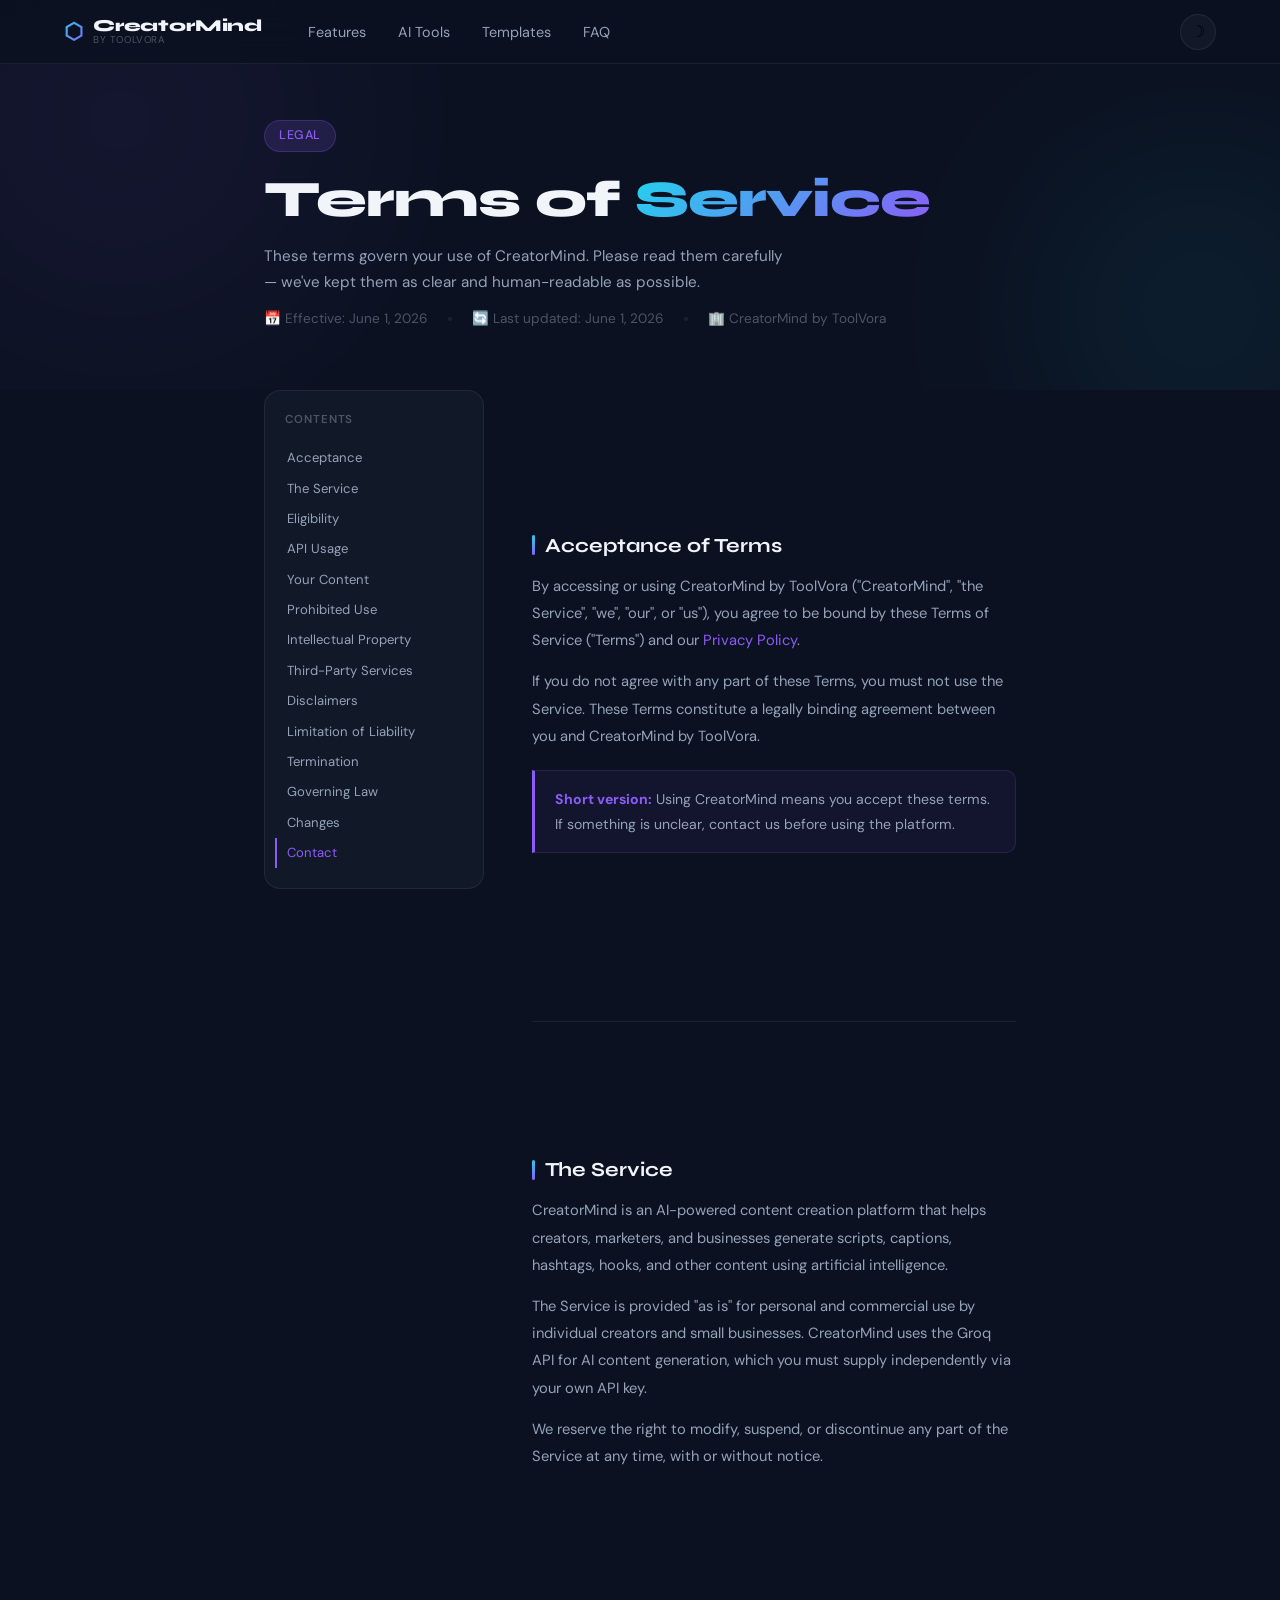
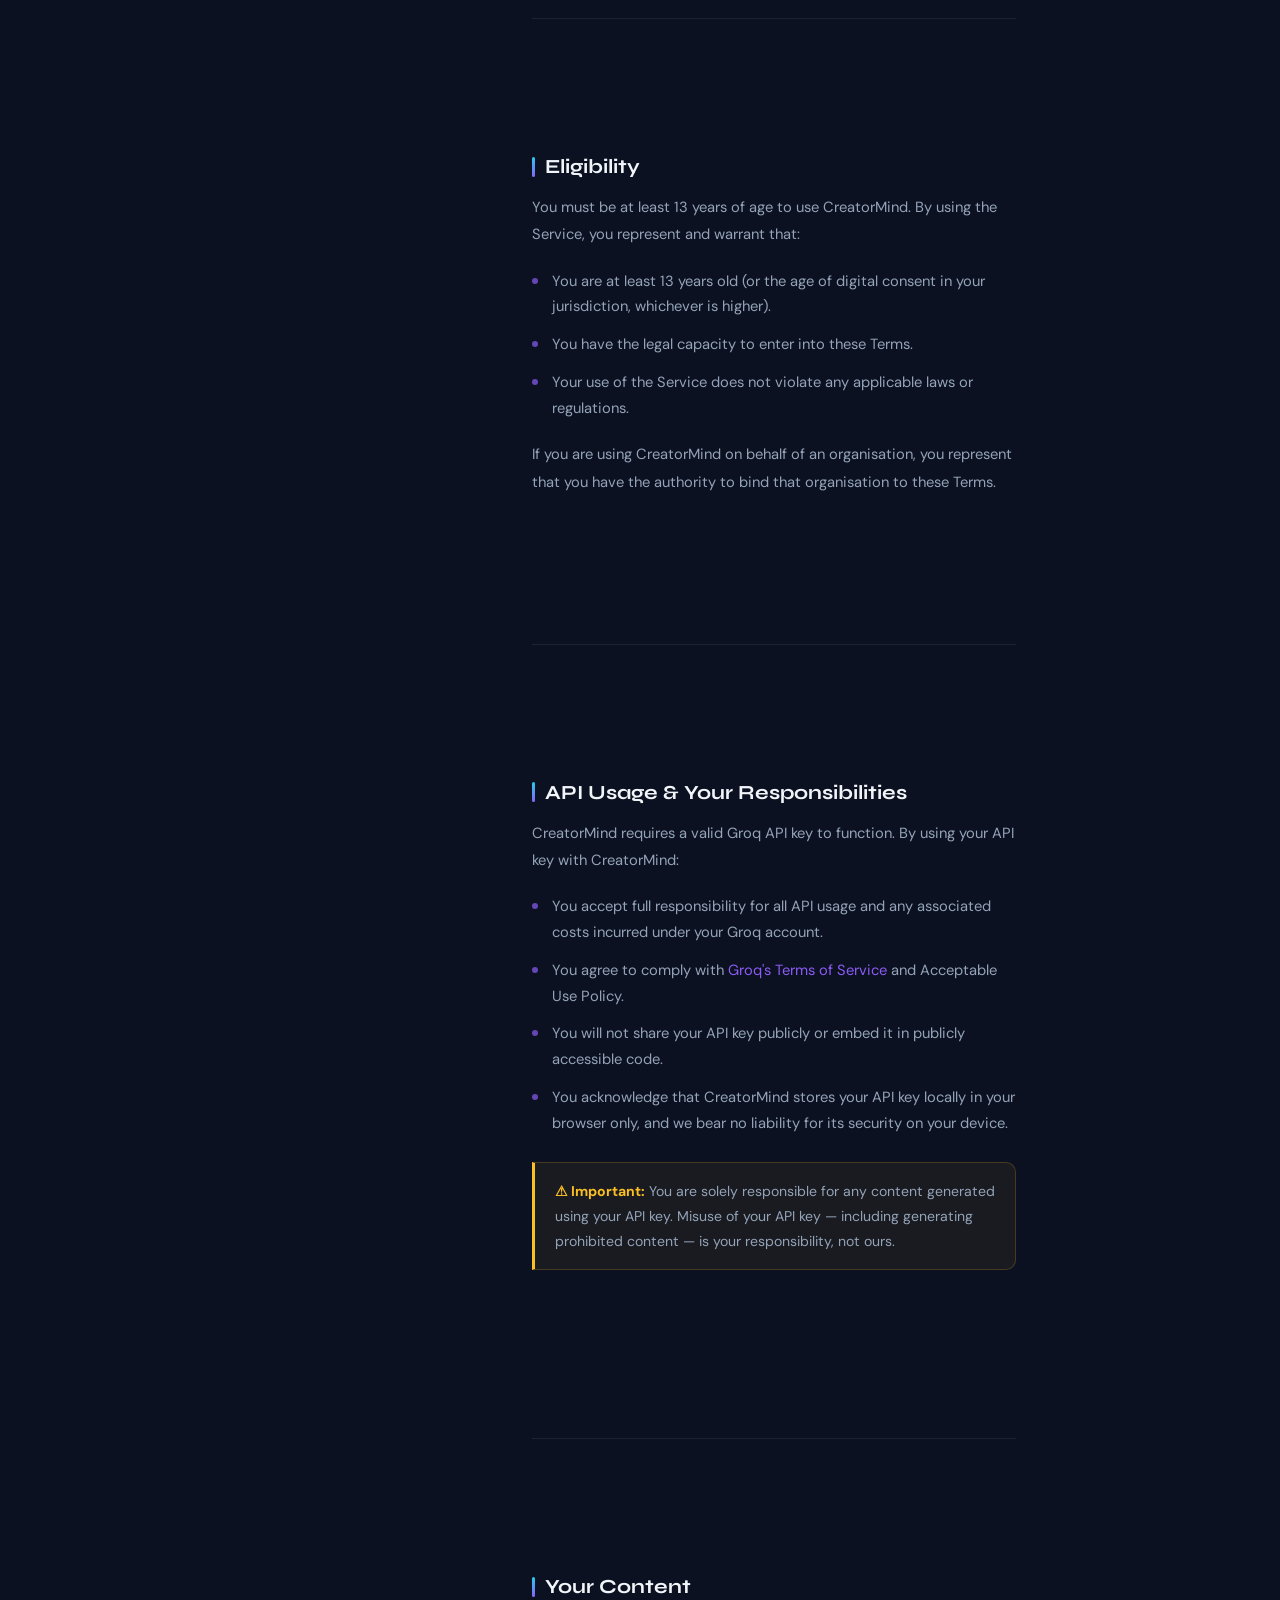
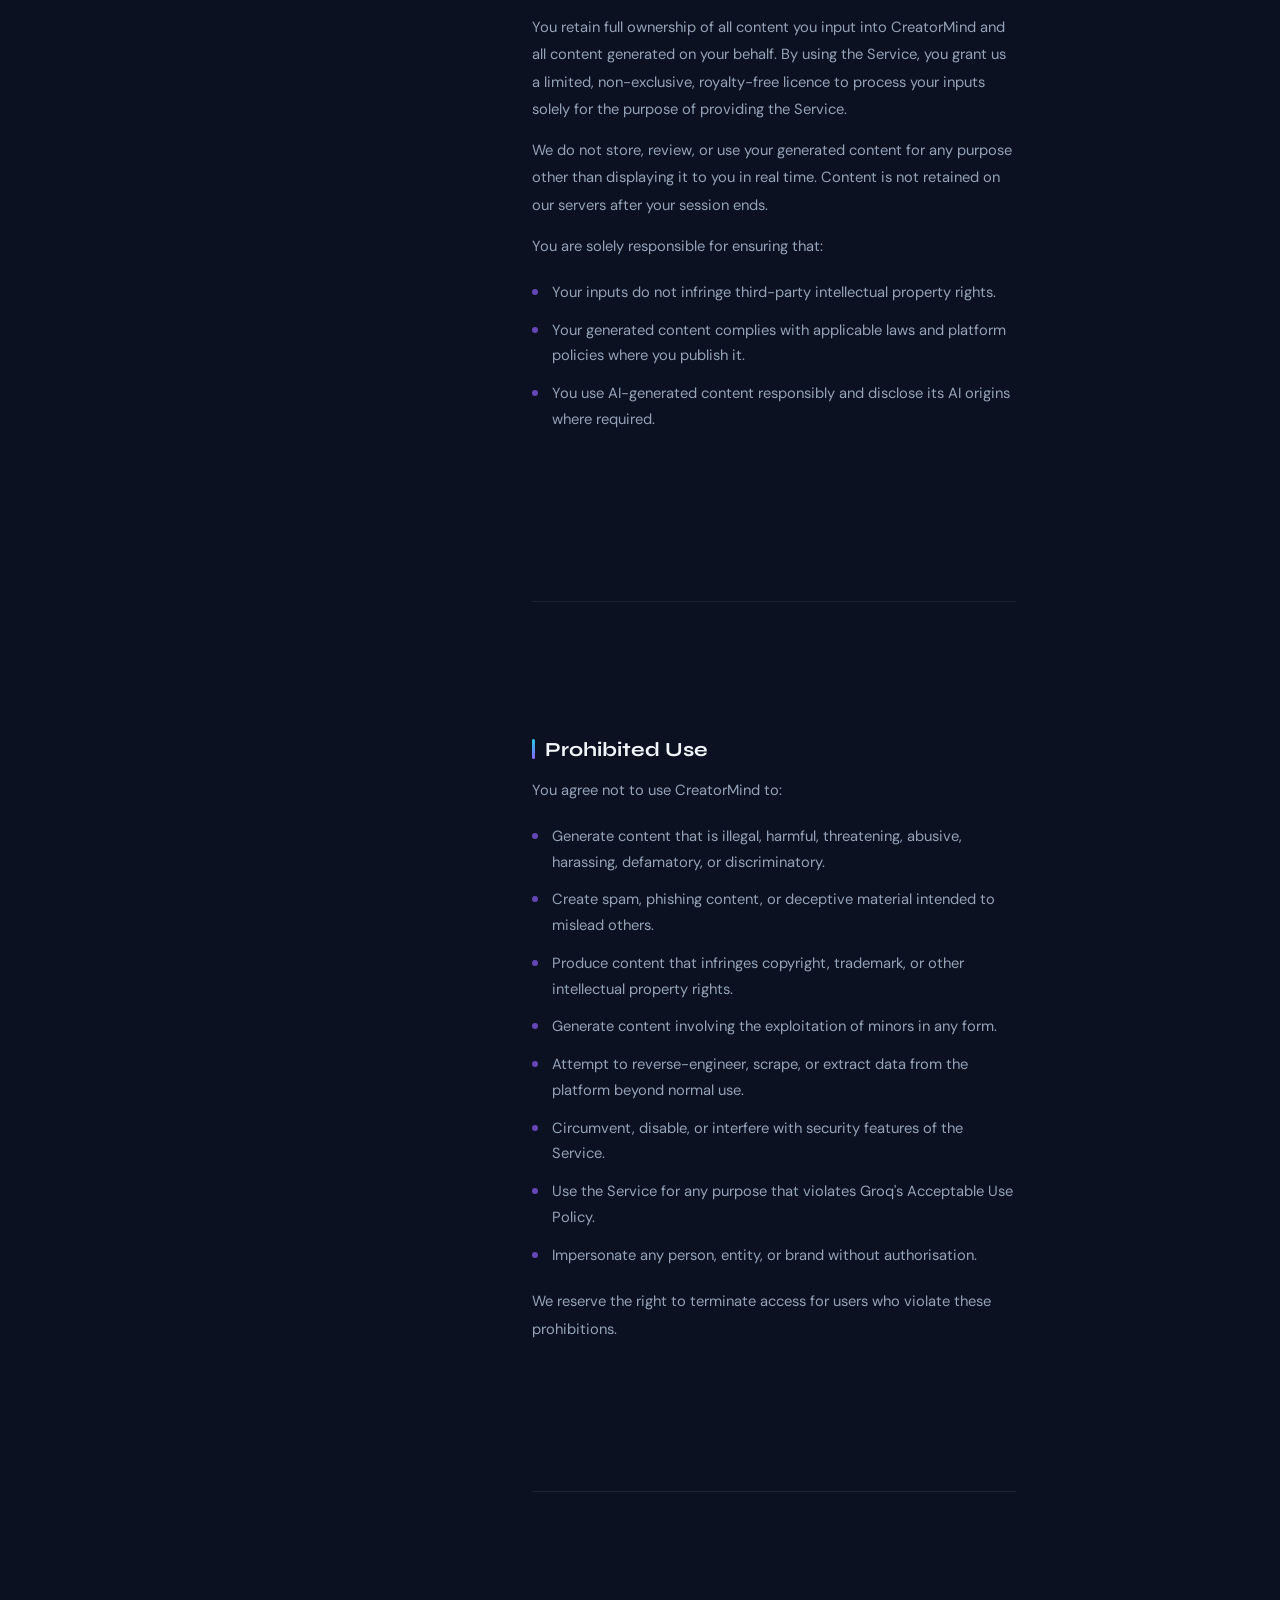
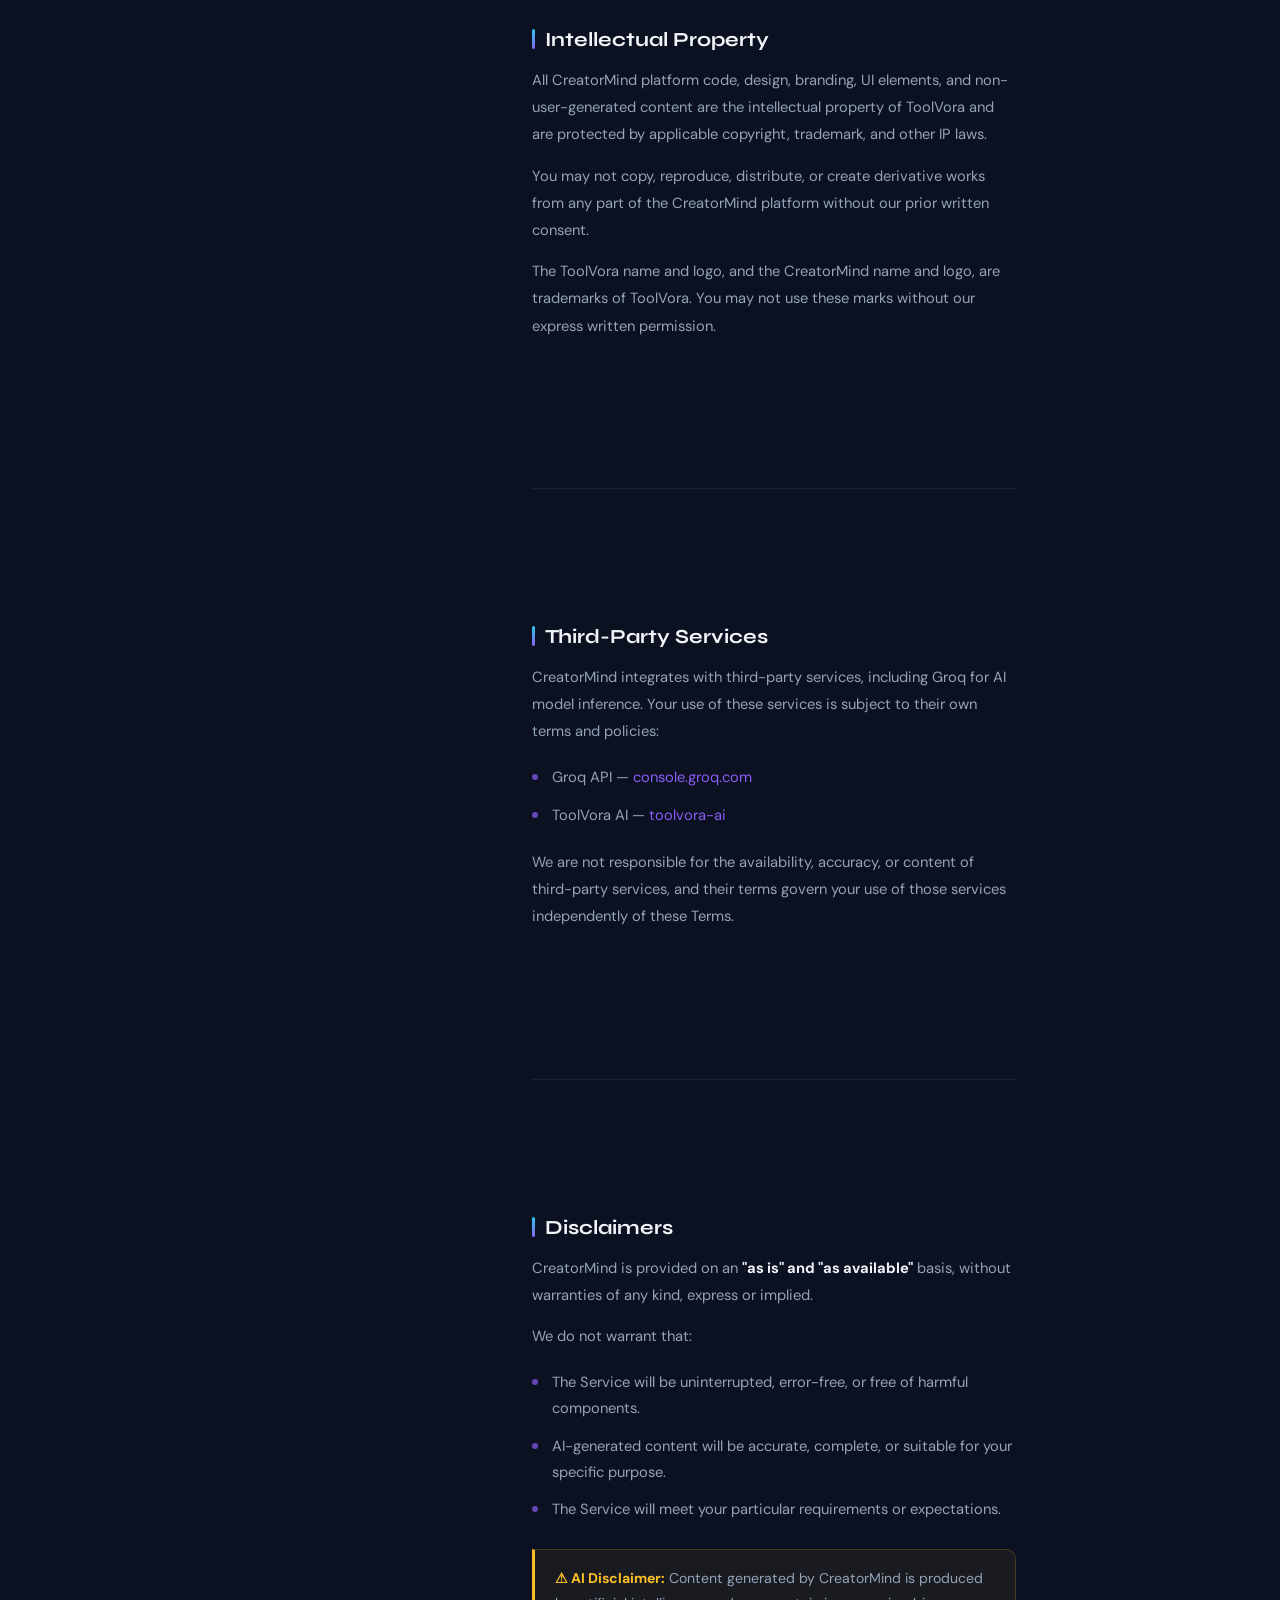
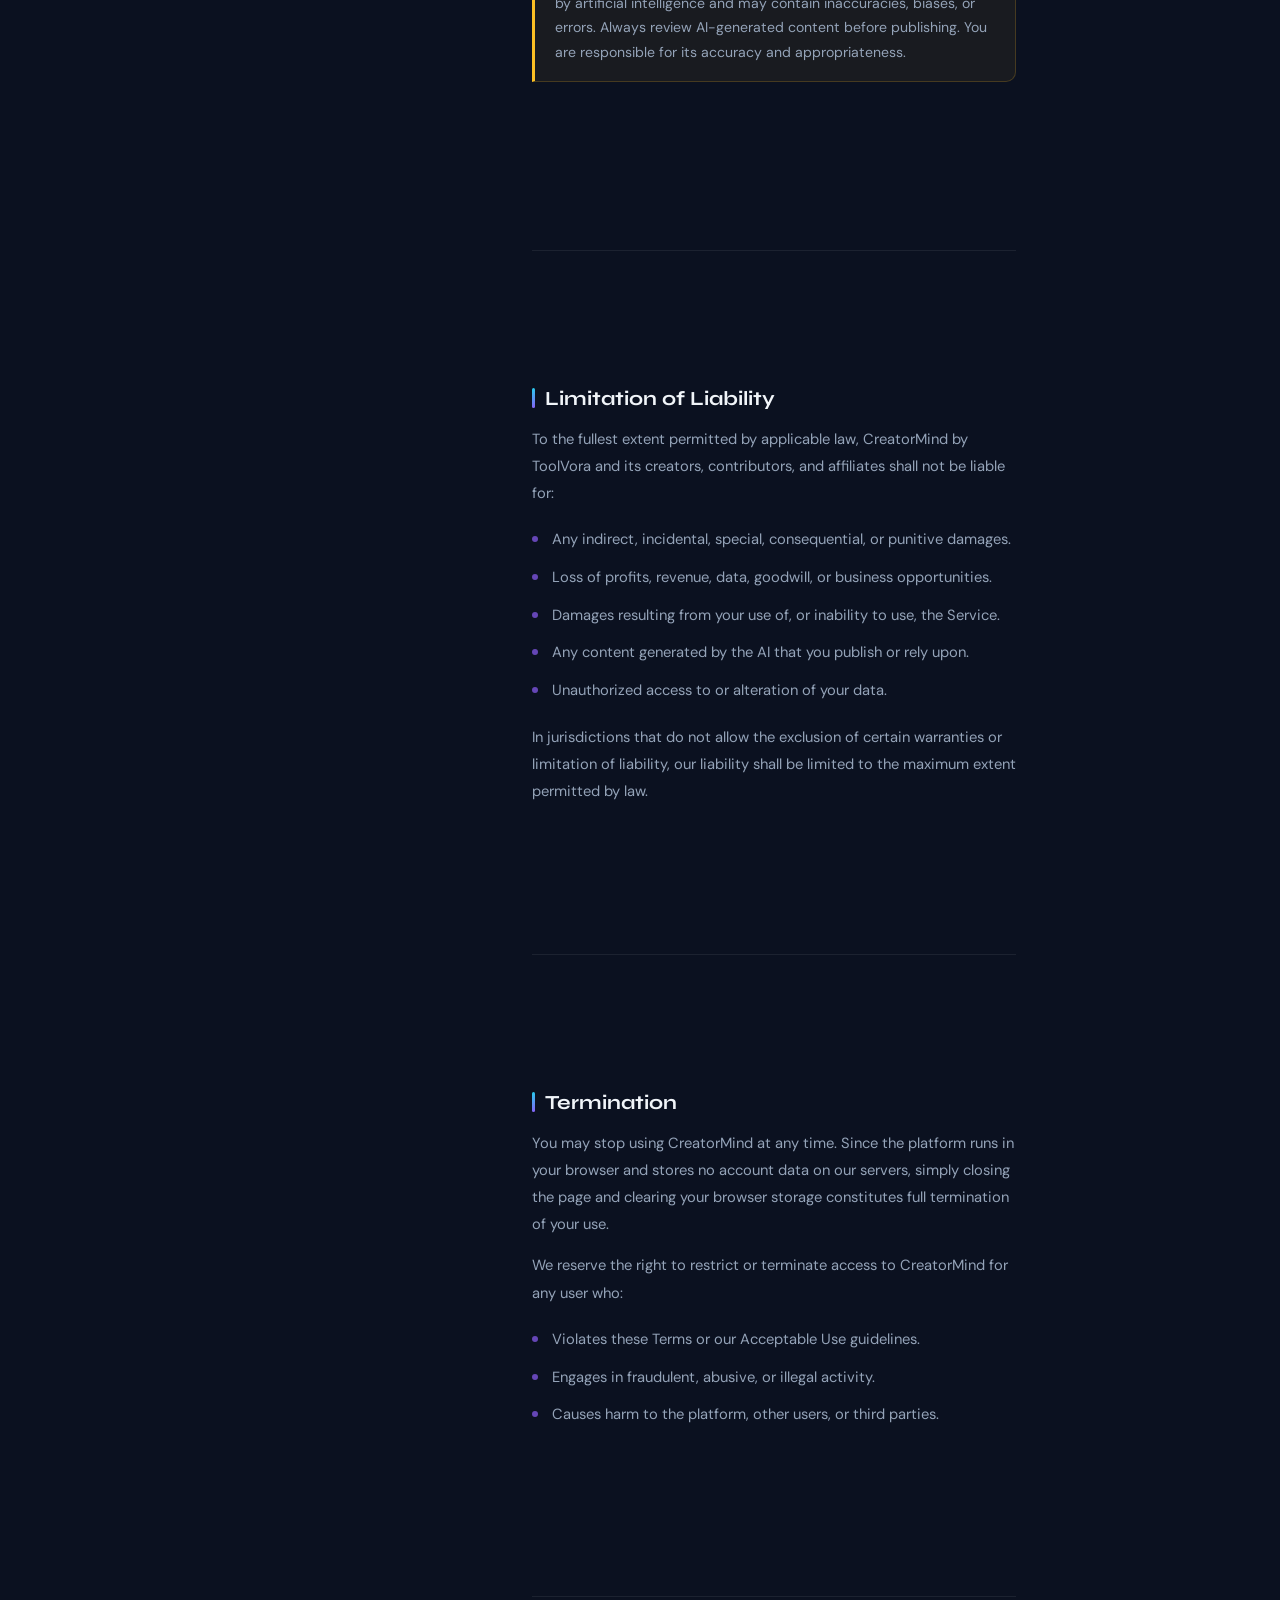
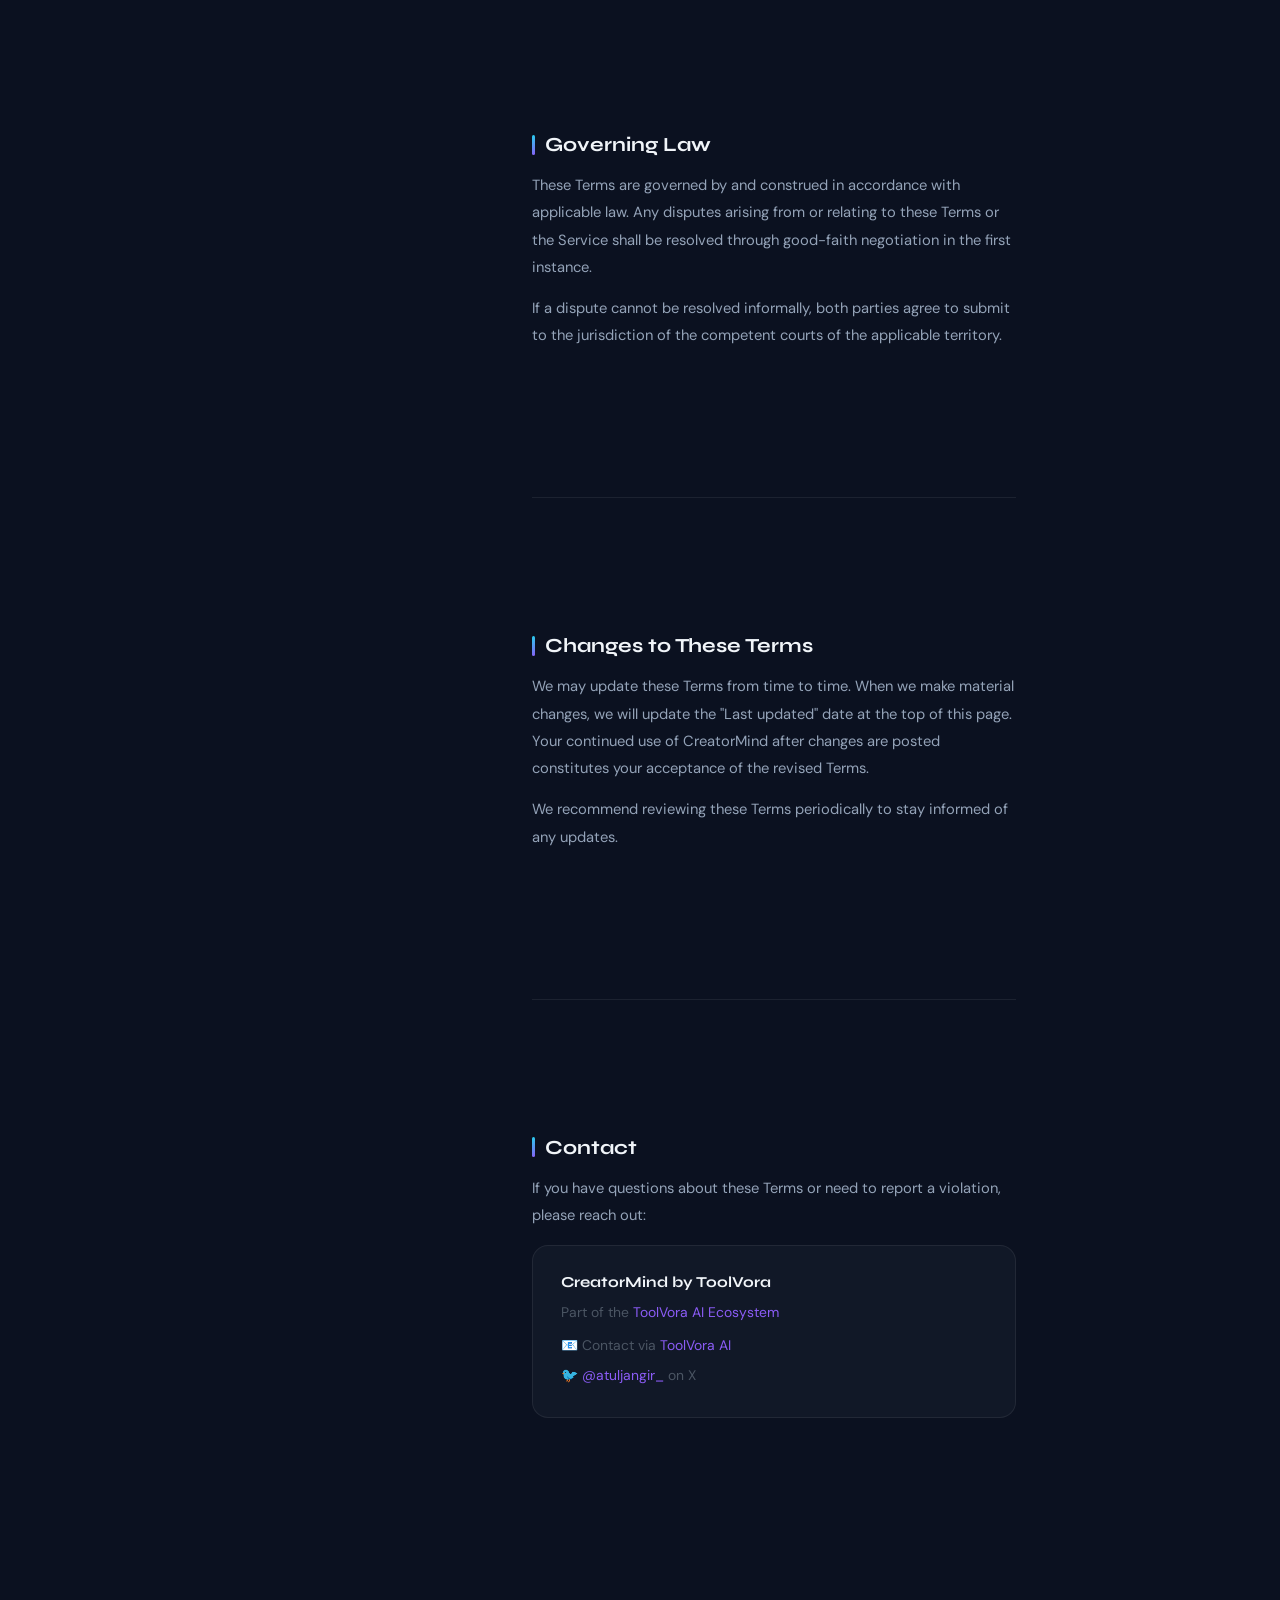
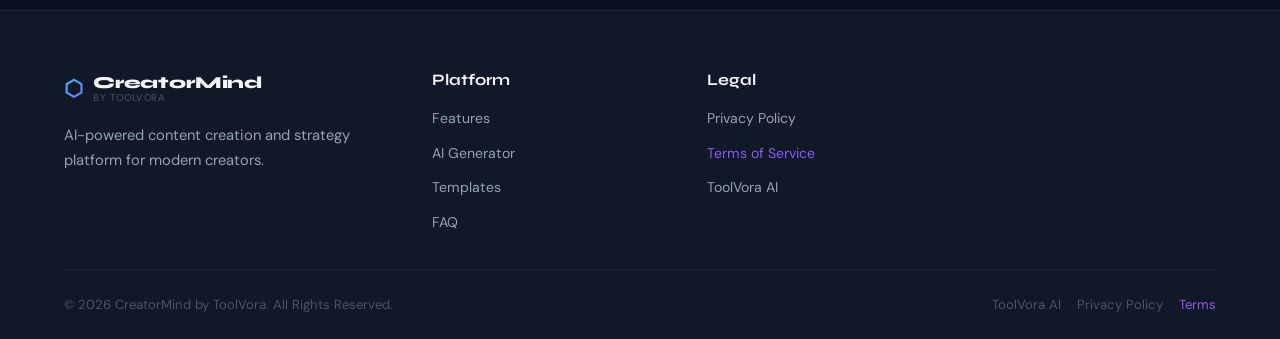
<file: terms.html>
<!DOCTYPE html>
<html lang="en" data-theme="dark">
<head>
  <meta charset="UTF-8" />
  <meta name="viewport" content="width=device-width, initial-scale=1.0" />
  <title>Terms of Service — CreatorMind by ToolVora</title>
  <meta name="description" content="Terms of Service for CreatorMind by ToolVora. Understand your rights and responsibilities when using our platform." />
  <link rel="preconnect" href="https://fonts.googleapis.com" />
  <link rel="preconnect" href="https://fonts.gstatic.com" crossorigin />
  <link href="https://fonts.googleapis.com/css2?family=Syne:wght@400;600;700;800&family=DM+Sans:ital,opsz,wght@0,9..40,300;0,9..40,400;0,9..40,500;1,9..40,300&display=swap" rel="stylesheet" />
  <link rel="stylesheet" href="style.css" />
  <style>
    /* ── Legal Page Shared Styles ── */
    .legal-hero {
      padding: 120px 0 60px;
      background: var(--bg-base);
      position: relative;
      overflow: hidden;
    }
    .legal-hero::before {
      content: '';
      position: absolute;
      top: -120px; left: -120px;
      width: 480px; height: 480px;
      background: var(--purple);
      border-radius: 50%;
      filter: blur(120px);
      opacity: 0.07;
      pointer-events: none;
    }
    .legal-hero::after {
      content: '';
      position: absolute;
      bottom: -80px; right: -80px;
      width: 320px; height: 320px;
      background: var(--cyan);
      border-radius: 50%;
      filter: blur(100px);
      opacity: 0.08;
      pointer-events: none;
    }
    .legal-hero-inner {
      max-width: 800px;
      margin: 0 auto;
      padding: 0 24px;
      position: relative;
      z-index: 1;
    }
    .legal-badge {
      display: inline-flex; align-items: center; gap: 8px;
      background: var(--purple-dim); color: var(--purple);
      border: 1px solid rgba(139,92,246,0.25);
      padding: 5px 14px; border-radius: 50px;
      font-size: 0.78rem; font-weight: 500;
      letter-spacing: 0.05em; text-transform: uppercase;
      margin-bottom: 20px;
    }
    .legal-title {
      font-family: var(--font-display);
      font-size: clamp(2rem, 5vw, 3.2rem);
      font-weight: 800;
      letter-spacing: -0.02em;
      line-height: 1.1;
      margin-bottom: 16px;
    }
    .legal-meta {
      display: flex; align-items: center; gap: 20px;
      flex-wrap: wrap;
      font-size: 0.85rem;
      color: var(--text-muted);
      margin-top: 12px;
    }
    .legal-meta-dot {
      width: 4px; height: 4px; border-radius: 50%;
      background: var(--bg-border);
    }

    /* ── Legal Body ── */
    .legal-body {
      padding: 0 0 96px;
      background: var(--bg-base);
    }
    .legal-layout {
      max-width: 800px;
      margin: 0 auto;
      padding: 0 24px;
      display: grid;
      grid-template-columns: 220px 1fr;
      gap: 48px;
      align-items: start;
    }

    /* Sidebar TOC */
    .legal-toc {
      position: sticky;
      top: 88px;
      padding: 20px;
      background: var(--bg-card);
      border: 1px solid var(--bg-border);
      border-radius: var(--radius);
    }
    .legal-toc-title {
      font-size: 0.72rem;
      font-weight: 600;
      color: var(--text-muted);
      text-transform: uppercase;
      letter-spacing: 0.08em;
      margin-bottom: 14px;
    }
    .legal-toc a {
      display: block;
      font-size: 0.82rem;
      color: var(--text-secondary);
      padding: 6px 0;
      border-left: 2px solid transparent;
      padding-left: 10px;
      margin-left: -10px;
      transition: color var(--transition), border-color var(--transition);
      line-height: 1.4;
    }
    .legal-toc a:hover,
    .legal-toc a.active {
      color: var(--purple);
      border-left-color: var(--purple);
    }

    /* Content */
    .legal-content { padding-top: 48px; }
    .legal-section { margin-bottom: 52px; }
    .legal-section:last-child { margin-bottom: 0; }

    .legal-section-title {
      font-family: var(--font-display);
      font-size: 1.25rem;
      font-weight: 700;
      margin-bottom: 16px;
      color: var(--text-primary);
      display: flex;
      align-items: center;
      gap: 10px;
    }
    .legal-section-title::before {
      content: '';
      display: block;
      width: 3px;
      height: 20px;
      background: var(--gradient);
      border-radius: 2px;
      flex-shrink: 0;
    }

    .legal-content p {
      font-size: 0.92rem;
      color: var(--text-secondary);
      line-height: 1.85;
      margin-bottom: 14px;
    }
    .legal-content p:last-child { margin-bottom: 0; }

    .legal-content ul {
      list-style: none;
      padding: 0;
      margin: 14px 0;
    }
    .legal-content ul li {
      font-size: 0.92rem;
      color: var(--text-secondary);
      line-height: 1.75;
      padding: 6px 0 6px 20px;
      position: relative;
    }
    .legal-content ul li::before {
      content: '';
      position: absolute;
      left: 0; top: 15px;
      width: 6px; height: 6px;
      border-radius: 50%;
      background: var(--purple);
      opacity: 0.7;
    }

    .legal-highlight {
      background: rgba(139,92,246,0.06);
      border: 1px solid rgba(139,92,246,0.18);
      border-left: 3px solid var(--purple);
      border-radius: 0 var(--radius-sm) var(--radius-sm) 0;
      padding: 16px 20px;
      margin: 20px 0;
      font-size: 0.88rem;
      color: var(--text-secondary);
      line-height: 1.75;
    }
    .legal-highlight strong { color: var(--purple); }

    .legal-warn {
      background: rgba(251,191,36,0.06);
      border: 1px solid rgba(251,191,36,0.2);
      border-left: 3px solid #FBBF24;
      border-radius: 0 var(--radius-sm) var(--radius-sm) 0;
      padding: 16px 20px;
      margin: 20px 0;
      font-size: 0.88rem;
      color: var(--text-secondary);
      line-height: 1.75;
    }
    .legal-warn strong { color: #FBBF24; }

    .legal-divider {
      height: 1px;
      background: var(--bg-border);
      margin: 40px 0;
    }

    .legal-contact-card {
      background: var(--bg-card);
      border: 1px solid var(--bg-border);
      border-radius: var(--radius);
      padding: 28px;
      margin-top: 16px;
    }
    .legal-contact-card h4 { font-size: 0.95rem; margin-bottom: 8px; }
    .legal-contact-card p {
      font-size: 0.87rem !important;
      color: var(--text-muted) !important;
      margin: 0 !important;
    }
    .legal-contact-card a {
      color: var(--purple);
      transition: opacity var(--transition);
    }
    .legal-contact-card a:hover { opacity: 0.8; }

    /* Responsive */
    @media (max-width: 768px) {
      .legal-layout {
        grid-template-columns: 1fr;
        gap: 0;
      }
      .legal-toc {
        position: static;
        margin-bottom: 32px;
      }
      .legal-content { padding-top: 0; }
      .legal-hero { padding: 100px 0 48px; }
    }
    @media (max-width: 480px) {
      .legal-title { font-size: 1.8rem; }
    }
  </style>
</head>
<body>

<!-- ═══════════════════ NAVBAR ═══════════════════ -->
<nav class="navbar" id="navbar">
  <div class="nav-container">
    <a href="index.html" class="nav-logo">
      <span class="logo-icon">⬡</span>
      <span class="logo-text-wrap">
        <span class="logo-primary">CreatorMind</span>
        <span class="logo-byline">by ToolVora</span>
      </span>
    </a>
    <ul class="nav-links" id="navLinks">
      <li><a href="index.html#features">Features</a></li>
      <li><a href="index.html#generator">AI Tools</a></li>
      <li><a href="index.html#templates">Templates</a></li>
      <li><a href="index.html#faq">FAQ</a></li>
    </ul>
    <div class="nav-actions">
      <button class="theme-toggle" id="themeToggle" aria-label="Toggle theme">
        <span class="theme-icon">☽</span>
      </button>
    </div>
    <button class="hamburger" id="hamburger" aria-label="Menu">
      <span></span><span></span><span></span>
    </button>
  </div>
</nav>

<!-- ═══════════════════ HERO ═══════════════════ -->
<section class="legal-hero">
  <div class="legal-hero-inner">
    <div class="legal-badge">Legal</div>
    <h1 class="legal-title">Terms of <span class="gradient-text">Service</span></h1>
    <p style="color:var(--text-secondary);font-size:0.95rem;max-width:520px;line-height:1.7;margin-top:12px;">
      These terms govern your use of CreatorMind. Please read them carefully — we've kept them as clear and human-readable as possible.
    </p>
    <div class="legal-meta">
      <span>📅 Effective: June 1, 2026</span>
      <div class="legal-meta-dot"></div>
      <span>🔄 Last updated: June 1, 2026</span>
      <div class="legal-meta-dot"></div>
      <span>🏢 CreatorMind by ToolVora</span>
    </div>
  </div>
</section>

<!-- ═══════════════════ BODY ═══════════════════ -->
<div class="legal-body">
  <div class="legal-layout">

    <!-- Sidebar TOC -->
    <aside class="legal-toc" id="toc">
      <div class="legal-toc-title">Contents</div>
      <a href="#acceptance">Acceptance</a>
      <a href="#description">The Service</a>
      <a href="#eligibility">Eligibility</a>
      <a href="#api-use">API Usage</a>
      <a href="#your-content">Your Content</a>
      <a href="#prohibited">Prohibited Use</a>
      <a href="#ip">Intellectual Property</a>
      <a href="#third-party">Third-Party Services</a>
      <a href="#disclaimer">Disclaimers</a>
      <a href="#liability">Limitation of Liability</a>
      <a href="#termination">Termination</a>
      <a href="#governing">Governing Law</a>
      <a href="#changes-terms">Changes</a>
      <a href="#contact-terms">Contact</a>
    </aside>

    <!-- Content -->
    <main class="legal-content">

      <section class="legal-section" id="acceptance">
        <h2 class="legal-section-title">Acceptance of Terms</h2>
        <p>By accessing or using CreatorMind by ToolVora ("CreatorMind", "the Service", "we", "our", or "us"), you agree to be bound by these Terms of Service ("Terms") and our <a href="privacy-policy.html" style="color:var(--purple)">Privacy Policy</a>.</p>
        <p>If you do not agree with any part of these Terms, you must not use the Service. These Terms constitute a legally binding agreement between you and CreatorMind by ToolVora.</p>
        <div class="legal-highlight">
          <strong>Short version:</strong> Using CreatorMind means you accept these terms. If something is unclear, contact us before using the platform.
        </div>
      </section>

      <div class="legal-divider"></div>

      <section class="legal-section" id="description">
        <h2 class="legal-section-title">The Service</h2>
        <p>CreatorMind is an AI-powered content creation platform that helps creators, marketers, and businesses generate scripts, captions, hashtags, hooks, and other content using artificial intelligence.</p>
        <p>The Service is provided "as is" for personal and commercial use by individual creators and small businesses. CreatorMind uses the Groq API for AI content generation, which you must supply independently via your own API key.</p>
        <p>We reserve the right to modify, suspend, or discontinue any part of the Service at any time, with or without notice.</p>
      </section>

      <div class="legal-divider"></div>

      <section class="legal-section" id="eligibility">
        <h2 class="legal-section-title">Eligibility</h2>
        <p>You must be at least 13 years of age to use CreatorMind. By using the Service, you represent and warrant that:</p>
        <ul>
          <li>You are at least 13 years old (or the age of digital consent in your jurisdiction, whichever is higher).</li>
          <li>You have the legal capacity to enter into these Terms.</li>
          <li>Your use of the Service does not violate any applicable laws or regulations.</li>
        </ul>
        <p>If you are using CreatorMind on behalf of an organisation, you represent that you have the authority to bind that organisation to these Terms.</p>
      </section>

      <div class="legal-divider"></div>

      <section class="legal-section" id="api-use">
        <h2 class="legal-section-title">API Usage &amp; Your Responsibilities</h2>
        <p>CreatorMind requires a valid Groq API key to function. By using your API key with CreatorMind:</p>
        <ul>
          <li>You accept full responsibility for all API usage and any associated costs incurred under your Groq account.</li>
          <li>You agree to comply with <a href="https://console.groq.com" target="_blank" rel="noopener noreferrer" style="color:var(--purple)">Groq's Terms of Service</a> and Acceptable Use Policy.</li>
          <li>You will not share your API key publicly or embed it in publicly accessible code.</li>
          <li>You acknowledge that CreatorMind stores your API key locally in your browser only, and we bear no liability for its security on your device.</li>
        </ul>
        <div class="legal-warn">
          <strong>⚠ Important:</strong> You are solely responsible for any content generated using your API key. Misuse of your API key — including generating prohibited content — is your responsibility, not ours.
        </div>
      </section>

      <div class="legal-divider"></div>

      <section class="legal-section" id="your-content">
        <h2 class="legal-section-title">Your Content</h2>
        <p>You retain full ownership of all content you input into CreatorMind and all content generated on your behalf. By using the Service, you grant us a limited, non-exclusive, royalty-free licence to process your inputs solely for the purpose of providing the Service.</p>
        <p>We do not store, review, or use your generated content for any purpose other than displaying it to you in real time. Content is not retained on our servers after your session ends.</p>
        <p>You are solely responsible for ensuring that:</p>
        <ul>
          <li>Your inputs do not infringe third-party intellectual property rights.</li>
          <li>Your generated content complies with applicable laws and platform policies where you publish it.</li>
          <li>You use AI-generated content responsibly and disclose its AI origins where required.</li>
        </ul>
      </section>

      <div class="legal-divider"></div>

      <section class="legal-section" id="prohibited">
        <h2 class="legal-section-title">Prohibited Use</h2>
        <p>You agree not to use CreatorMind to:</p>
        <ul>
          <li>Generate content that is illegal, harmful, threatening, abusive, harassing, defamatory, or discriminatory.</li>
          <li>Create spam, phishing content, or deceptive material intended to mislead others.</li>
          <li>Produce content that infringes copyright, trademark, or other intellectual property rights.</li>
          <li>Generate content involving the exploitation of minors in any form.</li>
          <li>Attempt to reverse-engineer, scrape, or extract data from the platform beyond normal use.</li>
          <li>Circumvent, disable, or interfere with security features of the Service.</li>
          <li>Use the Service for any purpose that violates Groq's Acceptable Use Policy.</li>
          <li>Impersonate any person, entity, or brand without authorisation.</li>
        </ul>
        <p>We reserve the right to terminate access for users who violate these prohibitions.</p>
      </section>

      <div class="legal-divider"></div>

      <section class="legal-section" id="ip">
        <h2 class="legal-section-title">Intellectual Property</h2>
        <p>All CreatorMind platform code, design, branding, UI elements, and non-user-generated content are the intellectual property of ToolVora and are protected by applicable copyright, trademark, and other IP laws.</p>
        <p>You may not copy, reproduce, distribute, or create derivative works from any part of the CreatorMind platform without our prior written consent.</p>
        <p>The ToolVora name and logo, and the CreatorMind name and logo, are trademarks of ToolVora. You may not use these marks without our express written permission.</p>
      </section>

      <div class="legal-divider"></div>

      <section class="legal-section" id="third-party">
        <h2 class="legal-section-title">Third-Party Services</h2>
        <p>CreatorMind integrates with third-party services, including Groq for AI model inference. Your use of these services is subject to their own terms and policies:</p>
        <ul>
          <li>Groq API — <a href="https://console.groq.com" target="_blank" rel="noopener noreferrer" style="color:var(--purple)">console.groq.com</a></li>
          <li>ToolVora AI — <a href="https://atuljangirin-prog.github.io/toolvora-ai/" target="_blank" rel="noopener noreferrer" style="color:var(--purple)">toolvora-ai</a></li>
        </ul>
        <p>We are not responsible for the availability, accuracy, or content of third-party services, and their terms govern your use of those services independently of these Terms.</p>
      </section>

      <div class="legal-divider"></div>

      <section class="legal-section" id="disclaimer">
        <h2 class="legal-section-title">Disclaimers</h2>
        <p>CreatorMind is provided on an <strong style="color:var(--text-primary)">"as is" and "as available"</strong> basis, without warranties of any kind, express or implied.</p>
        <p>We do not warrant that:</p>
        <ul>
          <li>The Service will be uninterrupted, error-free, or free of harmful components.</li>
          <li>AI-generated content will be accurate, complete, or suitable for your specific purpose.</li>
          <li>The Service will meet your particular requirements or expectations.</li>
        </ul>
        <div class="legal-warn">
          <strong>⚠ AI Disclaimer:</strong> Content generated by CreatorMind is produced by artificial intelligence and may contain inaccuracies, biases, or errors. Always review AI-generated content before publishing. You are responsible for its accuracy and appropriateness.
        </div>
      </section>

      <div class="legal-divider"></div>

      <section class="legal-section" id="liability">
        <h2 class="legal-section-title">Limitation of Liability</h2>
        <p>To the fullest extent permitted by applicable law, CreatorMind by ToolVora and its creators, contributors, and affiliates shall not be liable for:</p>
        <ul>
          <li>Any indirect, incidental, special, consequential, or punitive damages.</li>
          <li>Loss of profits, revenue, data, goodwill, or business opportunities.</li>
          <li>Damages resulting from your use of, or inability to use, the Service.</li>
          <li>Any content generated by the AI that you publish or rely upon.</li>
          <li>Unauthorized access to or alteration of your data.</li>
        </ul>
        <p>In jurisdictions that do not allow the exclusion of certain warranties or limitation of liability, our liability shall be limited to the maximum extent permitted by law.</p>
      </section>

      <div class="legal-divider"></div>

      <section class="legal-section" id="termination">
        <h2 class="legal-section-title">Termination</h2>
        <p>You may stop using CreatorMind at any time. Since the platform runs in your browser and stores no account data on our servers, simply closing the page and clearing your browser storage constitutes full termination of your use.</p>
        <p>We reserve the right to restrict or terminate access to CreatorMind for any user who:</p>
        <ul>
          <li>Violates these Terms or our Acceptable Use guidelines.</li>
          <li>Engages in fraudulent, abusive, or illegal activity.</li>
          <li>Causes harm to the platform, other users, or third parties.</li>
        </ul>
      </section>

      <div class="legal-divider"></div>

      <section class="legal-section" id="governing">
        <h2 class="legal-section-title">Governing Law</h2>
        <p>These Terms are governed by and construed in accordance with applicable law. Any disputes arising from or relating to these Terms or the Service shall be resolved through good-faith negotiation in the first instance.</p>
        <p>If a dispute cannot be resolved informally, both parties agree to submit to the jurisdiction of the competent courts of the applicable territory.</p>
      </section>

      <div class="legal-divider"></div>

      <section class="legal-section" id="changes-terms">
        <h2 class="legal-section-title">Changes to These Terms</h2>
        <p>We may update these Terms from time to time. When we make material changes, we will update the "Last updated" date at the top of this page. Your continued use of CreatorMind after changes are posted constitutes your acceptance of the revised Terms.</p>
        <p>We recommend reviewing these Terms periodically to stay informed of any updates.</p>
      </section>

      <div class="legal-divider"></div>

      <section class="legal-section" id="contact-terms">
        <h2 class="legal-section-title">Contact</h2>
        <p>If you have questions about these Terms or need to report a violation, please reach out:</p>
        <div class="legal-contact-card">
          <h4>CreatorMind by ToolVora</h4>
          <p>Part of the <a href="https://atuljangirin-prog.github.io/toolvora-ai/" target="_blank" rel="noopener noreferrer">ToolVora AI Ecosystem</a></p>
          <p style="margin-top:8px !important;">📧 Contact via <a href="https://atuljangirin-prog.github.io/toolvora-ai/" target="_blank" rel="noopener noreferrer">ToolVora AI</a></p>
          <p style="margin-top:4px !important;">🐦 <a href="https://x.com/atuljangir_" target="_blank" rel="noopener noreferrer">@atuljangir_</a> on X</p>
        </div>
      </section>

    </main>
  </div>
</div>

<!-- ═══════════════════ FOOTER ═══════════════════ -->
<footer class="footer">
  <div class="footer-container">
    <div class="footer-top">
      <div class="footer-brand">
        <a href="index.html" class="nav-logo">
          <span class="logo-icon">⬡</span>
          <span class="logo-text-wrap">
            <span class="logo-primary">CreatorMind</span>
            <span class="logo-byline">by ToolVora</span>
          </span>
        </a>
        <p>AI-powered content creation and strategy platform for modern creators.</p>
      </div>
      <div class="footer-column">
        <h4>Platform</h4>
        <div class="footer-links">
          <a href="index.html#features">Features</a>
          <a href="index.html#generator">AI Generator</a>
          <a href="index.html#templates">Templates</a>
          <a href="index.html#faq">FAQ</a>
        </div>
      </div>
      <div class="footer-column">
        <h4>Legal</h4>
        <div class="footer-links">
          <a href="privacy-policy.html">Privacy Policy</a>
          <a href="terms.html" style="color:var(--purple)">Terms of Service</a>
          <a href="https://atuljangirin-prog.github.io/toolvora-ai/" target="_blank" rel="noopener noreferrer">ToolVora AI</a>
        </div>
      </div>
    </div>
    <div class="footer-divider"></div>
    <div class="footer-bottom">
      <div class="footer-copy">
        <p>© 2026 CreatorMind by ToolVora. All Rights Reserved.</p>
      </div>
      <div class="footer-bottom-links">
        <a href="https://atuljangirin-prog.github.io/toolvora-ai/" target="_blank" rel="noopener noreferrer">ToolVora AI</a>
        <a href="privacy-policy.html">Privacy Policy</a>
        <a href="terms.html" style="color:var(--purple)">Terms</a>
      </div>
    </div>
  </div>
</footer>

<div class="toast" id="toast"></div>

<script>
  // Theme toggle
  const themeToggle = document.getElementById('themeToggle');
  const themeIcon = themeToggle.querySelector('.theme-icon');
  const html = document.documentElement;

  const saved = localStorage.getItem('cm-theme') || 'dark';
  html.setAttribute('data-theme', saved);
  themeIcon.textContent = saved === 'dark' ? '☽' : '☀';

  themeToggle.addEventListener('click', () => {
    const next = html.getAttribute('data-theme') === 'dark' ? 'light' : 'dark';
    html.setAttribute('data-theme', next);
    localStorage.setItem('cm-theme', next);
    themeIcon.textContent = next === 'dark' ? '☽' : '☀';
  });

  // Hamburger
  const hamburger = document.getElementById('hamburger');
  const navLinks = document.getElementById('navLinks');
  hamburger.addEventListener('click', () => {
    hamburger.classList.toggle('open');
    navLinks.classList.toggle('open');
  });

  // Navbar scroll
  const navbar = document.getElementById('navbar');
  window.addEventListener('scroll', () => {
    navbar.style.background = window.scrollY > 20
      ? (html.getAttribute('data-theme') === 'dark' ? 'rgba(11,17,32,0.97)' : 'rgba(248,250,252,0.97)')
      : '';
  });

  // TOC active highlight
  const sections = document.querySelectorAll('.legal-section');
  const tocLinks = document.querySelectorAll('.legal-toc a');
  const observer = new IntersectionObserver((entries) => {
    entries.forEach(entry => {
      if (entry.isIntersecting) {
        tocLinks.forEach(l => l.classList.remove('active'));
        const active = document.querySelector(`.legal-toc a[href="#${entry.target.id}"]`);
        if (active) active.classList.add('active');
      }
    });
  }, { rootMargin: '-20% 0px -70% 0px' });
  sections.forEach(s => observer.observe(s));
</script>
</body>
</html>
</file>
<file: style.css>
/* ═══════════════════════════════════════
   CREATORMIND AI — STYLES
   ═══════════════════════════════════════ */

/* ── Variables ── */
:root {
  --bg-base: #0B1120;
  --bg-card: #111827;
  --bg-card2: #151e2e;
  --bg-border: rgba(255,255,255,0.07);
  --cyan: #22D3EE;
  --purple: #8B5CF6;
  --cyan-dim: rgba(34,211,238,0.15);
  --purple-dim: rgba(139,92,246,0.15);
  --text-primary: #F1F5F9;
  --text-secondary: #94A3B8;
  --text-muted: #4B5563;
  --gradient: linear-gradient(135deg, #22D3EE, #8B5CF6);
  --shadow-glow: 0 0 40px rgba(34,211,238,0.08);
  --radius: 16px;
  --radius-sm: 10px;
  --transition: 0.2s ease;
  --font-display: 'Syne', sans-serif;
  --font-body: 'DM Sans', sans-serif;
}

[data-theme="light"] {
  --bg-base: #F8FAFC;
  --bg-card: #FFFFFF;
  --bg-card2: #F1F5F9;
  --bg-border: rgba(0,0,0,0.08);
  --text-primary: #0F172A;
  --text-secondary: #475569;
  --text-muted: #94A3B8;
  --shadow-glow: 0 0 40px rgba(34,211,238,0.06);
}

/* ── Reset ── */
*, *::before, *::after { box-sizing: border-box; margin: 0; padding: 0; }
html { scroll-behavior: smooth; font-size: 16px; }
body {
  font-family: var(--font-body);
  background: var(--bg-base);
  color: var(--text-primary);
  line-height: 1.6;
  overflow-x: hidden;
  transition: background 0.3s, color 0.3s;
}
a { color: inherit; text-decoration: none; }
button { cursor: pointer; font-family: var(--font-body); }
img { max-width: 100%; }
ul { list-style: none; }

/* ── Typography ── */
h1,h2,h3,h4 { font-family: var(--font-display); font-weight: 700; line-height: 1.15; }

.gradient-text {
  background: var(--gradient);
  -webkit-background-clip: text;
  -webkit-text-fill-color: transparent;
  background-clip: text;
}

/* ── Containers ── */
.section-container { max-width: 1200px; margin: 0 auto; padding: 0 24px; }
.nav-container { max-width: 1200px; margin: 0 auto; padding: 0 24px; display: flex; align-items: center; gap: 32px; }
.hero-container { max-width: 1100px; margin: 0 auto; padding: 0 24px; position: relative; z-index: 1; }

/* ── Buttons ── */
.btn-primary {
  display: inline-flex; align-items: center; gap: 8px;
  background: var(--gradient); color: #fff;
  padding: 10px 22px; border-radius: 50px; border: none;
  font-family: var(--font-body); font-weight: 500; font-size: 0.9rem;
  transition: opacity var(--transition), transform var(--transition);
  white-space: nowrap;
}
.btn-primary:hover { opacity: 0.88; transform: translateY(-1px); }

.btn-outline {
  display: inline-flex; align-items: center; gap: 8px;
  background: transparent; color: var(--text-primary);
  padding: 10px 22px; border-radius: 50px;
  border: 1px solid var(--bg-border);
  font-family: var(--font-body); font-weight: 500; font-size: 0.9rem;
  transition: border-color var(--transition), background var(--transition);
}
.btn-outline:hover { border-color: var(--cyan); background: var(--cyan-dim); }

.btn-ghost {
  background: transparent; border: none; color: var(--text-secondary);
  font-size: 0.9rem; padding: 8px 12px; border-radius: 8px;
  transition: color var(--transition);
}
.btn-ghost:hover { color: var(--text-primary); }

.btn-large { padding: 14px 28px; font-size: 1rem; }
.w-full { width: 100%; justify-content: center; }

/* ═══════════════════ NAVBAR ═══════════════════ */
.navbar {
  position: fixed; top: 0; left: 0; right: 0; z-index: 100;
  height: 64px;
  background: rgba(11,17,32,0.8);
  backdrop-filter: blur(16px);
  border-bottom: 1px solid var(--bg-border);
  transition: background 0.3s;
}
[data-theme="light"] .navbar { background: rgba(248,250,252,0.85); }

.nav-container { height: 100%; justify-content: space-between; }

.nav-logo { display: flex; align-items: center; gap: 10px; font-family: var(--font-display); font-weight: 700; font-size: 1.15rem; }
.logo-icon { font-size: 1.4rem; background: var(--gradient); -webkit-background-clip: text; -webkit-text-fill-color: transparent; background-clip: text; }
.logo-img {
  width: 32px; height: 32px;
  object-fit: contain;
  border-radius: 6px;
  mix-blend-mode: lighten;
  filter: drop-shadow(0 0 8px rgba(34,211,238,0.4));
  flex-shrink: 0;
}
[data-theme="light"] .logo-img {
  mix-blend-mode: multiply;
  filter: drop-shadow(0 0 6px rgba(139,92,246,0.25)) invert(1) hue-rotate(180deg) brightness(1.2);
}
.logo-ai { background: var(--gradient); -webkit-background-clip: text; -webkit-text-fill-color: transparent; background-clip: text; }

.logo-text-wrap { display: flex; flex-direction: column; gap: 0; line-height: 1; }
.logo-primary { font-family: var(--font-display); font-weight: 800; font-size: 1.05rem; color: var(--text-primary); letter-spacing: -0.01em; }
.logo-byline { font-family: var(--font-body); font-weight: 400; font-size: 0.62rem; color: var(--text-muted); letter-spacing: 0.06em; text-transform: uppercase; margin-top: 1px; }

.nav-links { display: flex; align-items: center; gap: 4px; }
.nav-links a {
  padding: 8px 14px; border-radius: 8px; font-size: 0.9rem;
  color: var(--text-secondary); transition: color var(--transition), background var(--transition);
}
.nav-links a:hover { color: var(--text-primary); background: var(--bg-border); }

.nav-actions { display: flex; align-items: center; gap: 10px; margin-left: auto; }

.theme-toggle {
  background: var(--bg-card); border: 1px solid var(--bg-border);
  width: 36px; height: 36px; border-radius: 50%;
  display: flex; align-items: center; justify-content: center;
  font-size: 1rem; transition: background var(--transition);
}
.theme-toggle:hover { background: var(--bg-card2); }

.hamburger {
  display: none; flex-direction: column; gap: 5px;
  background: none; border: none; padding: 4px;
}
.hamburger span { display: block; width: 22px; height: 2px; background: var(--text-primary); border-radius: 2px; transition: transform 0.2s; }
.hamburger.open span:nth-child(1) { transform: translateY(7px) rotate(45deg); }
.hamburger.open span:nth-child(2) { opacity: 0; }
.hamburger.open span:nth-child(3) { transform: translateY(-7px) rotate(-45deg); }

/* ═══════════════════ HERO ═══════════════════ */
.hero {
  min-height: 100vh; display: flex; align-items: center;
  padding: 100px 0 80px; position: relative; overflow: hidden;
}

.hero-bg { position: absolute; inset: 0; overflow: hidden; }
.hero-orb {
  position: absolute; border-radius: 50%;
  filter: blur(80px); opacity: 0.18;
}
.orb-1 { width: 500px; height: 500px; background: var(--cyan); top: -100px; right: -100px; }
.orb-2 { width: 400px; height: 400px; background: var(--purple); bottom: -50px; left: -80px; }

.hero-grid {
  position: absolute; inset: 0;
  background-image: linear-gradient(rgba(255,255,255,0.02) 1px, transparent 1px),
                    linear-gradient(90deg, rgba(255,255,255,0.02) 1px, transparent 1px);
  background-size: 60px 60px;
}

.hero-container { text-align: center; }

.hero-badge {
  display: inline-flex; align-items: center; gap: 8px;
  background: var(--bg-card); border: 1px solid var(--bg-border);
  padding: 6px 16px; border-radius: 50px;
  font-size: 0.82rem; color: var(--text-secondary); margin-bottom: 28px;
}
.badge-dot {
  width: 7px; height: 7px; background: var(--cyan); border-radius: 50%;
  animation: pulse-dot 2s infinite;
}
@keyframes pulse-dot { 0%,100% { opacity: 1; } 50% { opacity: 0.3; } }

.hero-title {
  font-size: clamp(2.5rem, 6vw, 5rem);
  margin-bottom: 20px;
  letter-spacing: -0.02em;
}

.hero-subtitle {
  font-size: 1.1rem; color: var(--text-secondary);
  max-width: 580px; margin: 0 auto 36px;
  font-weight: 300;
}

.hero-cta { display: flex; gap: 14px; justify-content: center; flex-wrap: wrap; margin-bottom: 48px; }

.hero-stats {
  display: flex; align-items: center; justify-content: center; gap: 32px;
  flex-wrap: wrap;
}
.stat { display: flex; flex-direction: column; align-items: center; }
.stat-num { font-family: var(--font-display); font-size: 1.6rem; font-weight: 800; background: var(--gradient); -webkit-background-clip: text; -webkit-text-fill-color: transparent; background-clip: text; }
.stat-label { font-size: 0.8rem; color: var(--text-muted); }
.stat-div { width: 1px; height: 36px; background: var(--bg-border); }

/* Floating Cards */
.floating-cards {
  position: absolute; inset: 0; pointer-events: none;
}
.float-card {
  position: absolute; background: var(--bg-card);
  border: 1px solid var(--bg-border); border-radius: var(--radius-sm);
  padding: 12px 16px; display: flex; align-items: center; gap: 10px;
  font-size: 0.82rem; box-shadow: var(--shadow-glow);
  animation: float-anim 4s ease-in-out infinite;
}
.float-card strong { display: block; font-size: 0.82rem; color: var(--text-primary); }
.float-card span { color: var(--text-muted); font-size: 0.75rem; }
.fc-icon { font-size: 1.2rem; width: 32px; height: 32px; border-radius: 8px; display: grid; place-items: center; }
.fc-1 { top: 28%; left: 2%; animation-delay: 0s; }
.fc-1 .fc-icon { background: var(--cyan-dim); color: var(--cyan); }
.fc-2 { top: 62%; right: 3%; animation-delay: 1.5s; }
.fc-2 .fc-icon { background: var(--purple-dim); color: var(--purple); }
.fc-3 { bottom: 10%; left: 5%; animation-delay: 0.8s; }
.fc-3 .fc-icon { background: var(--gradient); color: #fff; }
@keyframes float-anim { 0%,100% { transform: translateY(0); } 50% { transform: translateY(-10px); } }

/* ═══════════════════ SECTION SHARED ═══════════════════ */
section { padding: 96px 0; }
.section-header { text-align: center; margin-bottom: 56px; }
.section-badge {
  display: inline-block; background: var(--cyan-dim); color: var(--cyan);
  border: 1px solid rgba(34,211,238,0.25); padding: 4px 14px;
  border-radius: 50px; font-size: 0.78rem; font-weight: 500;
  letter-spacing: 0.05em; text-transform: uppercase; margin-bottom: 14px;
}
.section-title { font-size: clamp(1.8rem, 4vw, 2.8rem); margin-bottom: 12px; }
.section-sub { color: var(--text-secondary); max-width: 520px; margin: 0 auto; }

/* ═══════════════════ FEATURES ═══════════════════ */
.features { background: var(--bg-card); }

.features-grid {
  display: grid; grid-template-columns: repeat(3, 1fr); gap: 20px;
}

.feature-card {
  background: var(--bg-base); border: 1px solid var(--bg-border);
  border-radius: var(--radius); padding: 28px; position: relative;
  transition: border-color var(--transition), transform var(--transition);
}
.feature-card:hover { border-color: rgba(34,211,238,0.3); transform: translateY(-3px); }
.feature-card.featured { border-color: rgba(139,92,246,0.4); background: linear-gradient(135deg, rgba(139,92,246,0.06), rgba(34,211,238,0.04)); }

.feature-badge {
  position: absolute; top: 16px; right: 16px;
  background: var(--purple-dim); color: var(--purple);
  font-size: 0.72rem; padding: 3px 10px; border-radius: 20px; font-weight: 500;
}

.feature-icon {
  width: 44px; height: 44px; border-radius: 12px;
  display: grid; place-items: center; font-size: 1.2rem;
  margin-bottom: 16px;
}
.feature-icon.cyan { background: var(--cyan-dim); color: var(--cyan); }
.feature-icon.purple { background: var(--purple-dim); color: var(--purple); }
.feature-icon.gradient { background: var(--gradient); color: #fff; }

.feature-card h3 { font-size: 1.05rem; margin-bottom: 8px; }
.feature-card p { font-size: 0.88rem; color: var(--text-secondary); line-height: 1.6; }
.feature-tag { margin-top: 14px; font-size: 0.75rem; color: var(--text-muted); }

/* ═══════════════════ API SETUP ═══════════════════ */
.api-setup { padding: 32px 0; }

.api-card {
  background: var(--bg-card); border: 1px solid rgba(34,211,238,0.2);
  border-radius: var(--radius); padding: 24px 28px;
  display: flex; align-items: flex-start; gap: 24px; flex-wrap: wrap;
}

.api-left { display: flex; align-items: center; gap: 16px; flex: 1; min-width: 200px; }
.api-icon { font-size: 1.8rem; color: var(--cyan); }
.api-left h3 { font-size: 1rem; margin-bottom: 4px; }
.api-left p { font-size: 0.83rem; color: var(--text-secondary); }

.api-right { display: flex; flex-direction: column; gap: 12px; flex: 1; min-width: 280px; }

/* API info row */
.api-info-row { display: flex; align-items: flex-start; gap: 8px; }
.api-lock-icon { font-size: 0.9rem; flex-shrink: 0; margin-top: 1px; }

.api-status-ok {
  display: flex; align-items: center; gap: 10px;
  background: rgba(34,211,238,0.08); border: 1px solid rgba(34,211,238,0.25);
  color: var(--cyan); padding: 10px 16px; border-radius: 10px; font-size: 0.85rem;
}
.api-status-ok span { font-size: 1rem; }

.api-input-wrap { display: flex; gap: 10px; }
.api-input {
  flex: 1; background: var(--bg-base); border: 1px solid var(--bg-border);
  border-radius: 10px; padding: 10px 14px; color: var(--text-primary);
  font-family: var(--font-body); font-size: 0.88rem; outline: none;
  transition: border-color var(--transition);
}
.api-input:focus { border-color: var(--cyan); }
.api-note { font-size: 0.76rem; color: var(--text-muted); }

/* ═══════════════════ GENERATOR ═══════════════════ */
.generator { background: var(--bg-card2); }

.generator-layout { display: grid; grid-template-columns: 1fr 1.2fr; gap: 24px; align-items: start; }

.gen-panel {
  background: var(--bg-card); border: 1px solid var(--bg-border);
  border-radius: var(--radius); overflow: hidden;
}

.panel-header {
  display: flex; align-items: center; gap: 10px;
  padding: 14px 20px; border-bottom: 1px solid var(--bg-border);
  font-size: 0.88rem; font-weight: 500; color: var(--text-secondary);
}
.panel-dot {
  width: 8px; height: 8px; border-radius: 50%;
}
.panel-dot.cyan { background: var(--cyan); }
.panel-dot.purple { background: var(--purple); }
.panel-actions { margin-left: auto; display: flex; gap: 8px; }

.action-btn {
  background: var(--bg-base); border: 1px solid var(--bg-border);
  color: var(--text-secondary); padding: 6px 12px; border-radius: 8px;
  font-size: 0.8rem; transition: color var(--transition), border-color var(--transition);
}
.action-btn:hover { color: var(--cyan); border-color: var(--cyan); }

/* Form */
.input-panel { padding-bottom: 20px; }
.form-group { padding: 0 20px; margin-top: 16px; }
.form-row { display: grid; grid-template-columns: 1fr 1fr; gap: 12px; padding: 0 20px; margin-top: 16px; }
.form-row .form-group { padding: 0; margin-top: 0; }

label { display: block; font-size: 0.8rem; color: var(--text-secondary); margin-bottom: 6px; font-weight: 500; }
.optional { color: var(--text-muted); }

.form-input, .form-select, .form-textarea {
  width: 100%; background: var(--bg-base); border: 1px solid var(--bg-border);
  border-radius: 10px; padding: 10px 14px; color: var(--text-primary);
  font-family: var(--font-body); font-size: 0.9rem; outline: none;
  transition: border-color var(--transition);
}
.form-input:focus, .form-select:focus, .form-textarea:focus { border-color: var(--cyan); }
.form-select { appearance: none; background-image: url("data:image/svg+xml,%3Csvg xmlns='http://www.w3.org/2000/svg' width='12' height='12' viewBox='0 0 12 12'%3E%3Cpath fill='%2394A3B8' d='M6 8L1 3h10z'/%3E%3C/svg%3E"); background-repeat: no-repeat; background-position: right 12px center; padding-right: 32px; }
.form-textarea { resize: vertical; min-height: 80px; }

.btn-generate {
  display: flex; align-items: center; justify-content: center; gap: 10px;
  width: calc(100% - 40px); margin: 20px 20px 0;
  background: var(--gradient); color: #fff; border: none;
  padding: 14px; border-radius: var(--radius-sm);
  font-family: var(--font-display); font-size: 1rem; font-weight: 600;
  letter-spacing: 0.01em;
  transition: opacity var(--transition), transform var(--transition);
}
.btn-generate:hover:not(:disabled) { opacity: 0.88; transform: translateY(-1px); }
.btn-generate:disabled { opacity: 0.5; cursor: not-allowed; }
.generate-icon { font-size: 1rem; }

.quick-templates {
  display: flex; align-items: center; gap: 8px; flex-wrap: wrap;
  padding: 12px 20px 0; 
}
.qt-label { font-size: 0.78rem; color: var(--text-muted); }
.qt-btn {
  background: var(--bg-base); border: 1px solid var(--bg-border);
  color: var(--text-secondary); padding: 5px 12px; border-radius: 20px;
  font-size: 0.78rem; transition: all var(--transition);
}
.qt-btn:hover { border-color: var(--cyan); color: var(--cyan); }

/* Output */
.output-panel { display: flex; flex-direction: column; }

.output-body {
  flex: 1; padding: 20px; min-height: 400px;
  font-size: 0.9rem; line-height: 1.8; color: var(--text-primary);
  overflow-y: auto;
}

.output-placeholder {
  height: 100%; display: flex; flex-direction: column;
  align-items: center; justify-content: center; gap: 10px;
  color: var(--text-muted); text-align: center; padding: 40px;
}
.placeholder-icon { font-size: 3rem; opacity: 0.2; }
.placeholder-sub { font-size: 0.82rem; }

/* Typing animation */
.typing-cursor::after { content: '▊'; animation: cursor-blink 0.7s infinite; color: var(--cyan); font-size: 0.9em; }
@keyframes cursor-blink { 0%,100% { opacity: 1; } 50% { opacity: 0; } }

/* Output formatting */
.output-body h2 { font-size: 1rem; color: var(--cyan); margin: 16px 0 6px; font-family: var(--font-display); }
.output-body h3 { font-size: 0.9rem; color: var(--purple); margin: 12px 0 4px; font-family: var(--font-display); }
.output-body ul { padding-left: 18px; }
.output-body li { margin-bottom: 4px; }
.output-body p { margin-bottom: 8px; }
.output-body strong { color: var(--cyan); }
.output-body em { color: var(--text-secondary); }

/* Analytics */
.output-analytics {
  border-top: 1px solid var(--bg-border); padding: 16px 20px;
  background: var(--bg-base);
}
.analytics-row { display: grid; grid-template-columns: repeat(4, 1fr); gap: 10px; margin-bottom: 12px; }
.score-card { text-align: center; }
.score-label { font-size: 0.72rem; color: var(--text-muted); text-transform: uppercase; letter-spacing: 0.04em; margin-bottom: 4px; }
.score-value { font-family: var(--font-display); font-size: 1.2rem; font-weight: 700; background: var(--gradient); -webkit-background-clip: text; -webkit-text-fill-color: transparent; background-clip: text; }
.score-bars { height: 4px; background: var(--bg-border); border-radius: 2px; overflow: hidden; }
.score-bar-fill { height: 100%; background: var(--gradient); border-radius: 2px; transition: width 1s ease; width: 0; }

/* Loading Skeleton */
.skeleton {
  background: linear-gradient(90deg, var(--bg-border) 25%, rgba(255,255,255,0.05) 50%, var(--bg-border) 75%);
  background-size: 200% 100%;
  animation: shimmer 1.5s infinite;
  border-radius: 6px;
}
@keyframes shimmer { 0% { background-position: -200% 0; } 100% { background-position: 200% 0; } }
.skeleton-line { height: 14px; margin-bottom: 10px; }
.skeleton-line:nth-child(2) { width: 85%; }
.skeleton-line:nth-child(3) { width: 70%; }
.skeleton-line:nth-child(4) { width: 90%; }
.skeleton-line:nth-child(5) { width: 60%; }

/* ═══════════════════ TEMPLATES ═══════════════════ */
.templates-section { background: var(--bg-base); }

.template-search-wrap { max-width: 380px; margin: 0 auto 24px; }
.template-search {
  width: 100%; background: var(--bg-card); border: 1px solid var(--bg-border);
  border-radius: var(--radius-sm); padding: 10px 16px; color: var(--text-primary);
  font-family: var(--font-body); font-size: 0.9rem; outline: none;
  transition: border-color var(--transition);
}
.template-search:focus { border-color: var(--cyan); }

.template-tabs { display: flex; gap: 8px; justify-content: center; margin-bottom: 32px; flex-wrap: wrap; }
.tab-btn {
  background: var(--bg-card); border: 1px solid var(--bg-border);
  color: var(--text-secondary); padding: 7px 18px; border-radius: 50px;
  font-size: 0.85rem; transition: all var(--transition);
}
.tab-btn.active, .tab-btn:hover { background: var(--cyan-dim); border-color: var(--cyan); color: var(--cyan); }

.templates-grid { display: grid; grid-template-columns: repeat(3, 1fr); gap: 16px; }
.template-card {
  background: var(--bg-card); border: 1px solid var(--bg-border);
  border-radius: var(--radius); padding: 20px; cursor: pointer;
  transition: all var(--transition);
}
.template-card:hover { border-color: var(--cyan); transform: translateY(-2px); }
.tc-header { display: flex; align-items: center; gap: 10px; margin-bottom: 10px; }
.tc-icon {
  width: 36px; height: 36px; border-radius: 8px;
  display: grid; place-items: center; font-size: 1rem;
}
.tc-name { font-size: 0.9rem; font-weight: 600; }
.tc-cat { font-size: 0.72rem; color: var(--text-muted); text-transform: uppercase; letter-spacing: 0.04em; }
.tc-desc { font-size: 0.83rem; color: var(--text-secondary); margin-bottom: 12px; line-height: 1.5; }
.tc-use {
  background: var(--bg-base); border: 1px solid var(--bg-border);
  color: var(--text-secondary); padding: 6px 14px; border-radius: 8px;
  font-size: 0.8rem; transition: all var(--transition); display: inline-block;
}
.template-card:hover .tc-use { background: var(--cyan-dim); border-color: var(--cyan); color: var(--cyan); }

/* ═══════════════════ TESTIMONIALS ═══════════════════ */
/* ═══════════════════ TESTIMONIALS ═══════════════════ */
.testimonials { background: var(--bg-base); }

.testimonials-wrapper {
  display: flex; align-items: center; gap: 12px;
  position: relative;
}

.testimonials-viewport {
  flex: 1; overflow: hidden; border-radius: var(--radius);
}

.testimonials-track {
  display: flex; gap: 20px;
  transition: transform 0.45s cubic-bezier(0.25, 1, 0.5, 1);
  will-change: transform;
}

.testimonial-card {
  background: var(--bg-card); border: 1px solid var(--bg-border);
  border-radius: var(--radius); padding: 28px;
  flex: 0 0 calc(33.333% - 14px);
  box-sizing: border-box;
}

.tc-stars { color: #FBBF24; margin-bottom: 12px; font-size: 0.9rem; letter-spacing: 2px; }
.tc-text {
  font-size: 0.9rem; color: var(--text-secondary);
  line-height: 1.75; margin-bottom: 20px; font-style: italic;
}
.tc-author { display: flex; align-items: center; gap: 12px; }
.tc-avatar {
  width: 42px; height: 42px; border-radius: 50%;
  background: var(--gradient); display: grid; place-items: center;
  font-family: var(--font-display); font-size: 1rem; font-weight: 700;
  color: #fff; flex-shrink: 0;
}
.tc-author-name { font-size: 0.88rem; font-weight: 600; }
.tc-author-role { font-size: 0.77rem; color: var(--text-muted); margin-top: 2px; }

/* Arrows */
.slider-arrow {
  flex-shrink: 0; width: 40px; height: 40px; border-radius: 50%;
  background: var(--bg-card); border: 1px solid var(--bg-border);
  color: var(--text-secondary); font-size: 1rem;
  display: grid; place-items: center;
  transition: border-color var(--transition), color var(--transition), background var(--transition);
  cursor: pointer;
}
.slider-arrow:hover { border-color: var(--cyan); color: var(--cyan); background: var(--cyan-dim); }
.slider-arrow:disabled { opacity: 0.3; cursor: default; pointer-events: none; }

/* Dots */
.slider-dots { display: flex; gap: 8px; justify-content: center; margin-top: 24px; }
.slider-dot {
  width: 8px; height: 8px; border-radius: 50%;
  background: var(--bg-border); border: none; cursor: pointer;
  transition: background 0.25s, transform 0.25s, width 0.25s;
}
.slider-dot.active { background: var(--cyan); width: 24px; border-radius: 4px; }

/* ═══════════════════ FAQ ═══════════════════ */
.faq { background: var(--bg-card); }
.faq-container { max-width: 720px; }
.faq-item { border-bottom: 1px solid var(--bg-border); }

.faq-q {
  width: 100%; display: flex; align-items: center; justify-content: space-between;
  padding: 18px 0; background: none; border: none; color: var(--text-primary);
  font-family: var(--font-body); font-size: 0.95rem; font-weight: 500; text-align: left;
  cursor: pointer; transition: color var(--transition);
}
.faq-q:hover { color: var(--cyan); }
.faq-chevron {
  width: 20px; height: 20px; flex-shrink: 0;
  border: 1px solid var(--bg-border); border-radius: 50%;
  display: grid; place-items: center; font-size: 0.7rem;
  transition: transform 0.3s, border-color 0.2s;
}
.faq-item.open .faq-chevron { transform: rotate(180deg); border-color: var(--cyan); color: var(--cyan); }

.faq-a {
  max-height: 0; overflow: hidden;
  transition: max-height 0.35s ease, padding 0.35s ease;
  font-size: 0.88rem; color: var(--text-secondary); line-height: 1.7;
}
.faq-item.open .faq-a { max-height: 200px; padding-bottom: 16px; }

/* ═══════════════════ FOOTER ═══════════════════ */
/* ═══════════════════ FOOTER ═══════════════════ */

.footer {
  background: var(--bg-card);
  border-top: 1px solid var(--bg-border);
  width: 100%;
  overflow: hidden;
}

.footer-container {
  width: 100%;
  max-width: 1200px;
  margin: auto;
  padding: 60px 24px 24px;
}

/* TOP */
.footer-top {
  display: grid;
  grid-template-columns: 1.4fr 1fr 1fr 1fr;
  gap: 40px;
}

/* BRAND */
.footer-brand {
  width: 100%;
}

.footer-brand p {
  margin-top: 16px;
  color: var(--text-secondary);
  font-size: 0.92rem;
  line-height: 1.7;
  max-width: 320px;
}

/* COLUMNS */
.footer-column {
  width: 100%;
}

.footer-column h4 {
  font-size: 1rem;
  margin-bottom: 18px;
}

.footer-links {
  display: flex;
  flex-direction: column;
  gap: 12px;
}

.footer-links a {
  color: var(--text-secondary);
  font-size: 0.88rem;
  transition: 0.2s;
}

.footer-links a:hover {
  color: var(--cyan);
}

/* SOCIALS */
.footer-socials {
  display: flex;
  gap: 12px;
  margin-top: 22px;
  flex-wrap: wrap;
}

.social-link {
  width: 42px;
  height: 42px;
  border-radius: 10px;
  background: var(--bg-base);
  border: 1px solid var(--bg-border);

  display: flex;
  align-items: center;
  justify-content: center;

  transition: 0.25s;
}

.social-link svg {
  width: 18px;
  height: 18px;
}

.social-link:hover {
  border-color: var(--cyan);
  color: var(--cyan);
  transform: translateY(-3px);
}

/* DIVIDER */
.footer-divider {
  width: 100%;
  height: 1px;
  background: var(--bg-border);
  margin: 36px 0 24px;
}

/* BOTTOM */
.footer-bottom {
  display: flex;
  align-items: center;
  justify-content: space-between;
  gap: 18px;
  flex-wrap: wrap;
}

.footer-copy {
  color: var(--text-muted);
  font-size: 0.82rem;
}

.footer-bottom-links {
  display: flex;
  gap: 16px;
  flex-wrap: wrap;
}

.footer-bottom-links a {
  color: var(--text-muted);
  font-size: 0.82rem;
}

.footer-bottom-links a:hover {
  color: var(--cyan);
}

/* ========================= */
/* TABLET */
/* ========================= */

@media (max-width: 900px) {

  .footer-top {
    grid-template-columns: repeat(2, 1fr);
    gap: 32px;
  }

  .footer-brand {
    grid-column: span 2;
  }

  .footer-brand p {
    max-width: 100%;
  }
}

/* ========================= */
/* MOBILE */
/* ========================= */

@media (max-width: 600px) {

  .footer-container {
    padding: 50px 18px 20px;
  }

  .footer-top {
    grid-template-columns: 1fr;
    text-align: center;
    gap: 28px;
  }

  .footer-brand {
    grid-column: unset;
  }

  .footer-brand p {
    margin-inline: auto;
  }

  .footer-links {
    align-items: center;
  }

  .footer-socials {
    justify-content: center;
  }

  .footer-bottom {
    flex-direction: column;
    text-align: center;
  }

  .footer-bottom-links {
    justify-content: center;
  }
}

/* ========================= */
/* SMALL PHONES */
/* ========================= */

@media (max-width: 380px) {

  .footer-container {
    padding-inline: 14px;
  }

  .footer-column h4 {
    font-size: 0.95rem;
  }

  .footer-links a {
    font-size: 0.82rem;
  }

  .footer-copy,
  .footer-bottom-links a {
    font-size: 0.76rem;
  }

  .social-link {
    width: 38px;
    height: 38px;
  }
}

/* ═══════════════════ ECOSYSTEM SECTION ═══════════════════ */
.ecosystem-section { background: var(--bg-base); padding: 80px 0; }

.ecosystem-card {
  position: relative; overflow: hidden;
  background: linear-gradient(135deg, rgba(139,92,246,0.08) 0%, rgba(34,211,238,0.05) 100%);
  border: 1px solid rgba(139,92,246,0.25);
  border-radius: 24px; padding: 60px 56px;
  display: grid; grid-template-columns: 1fr auto; gap: 48px; align-items: center;
  backdrop-filter: blur(8px);
  box-shadow: 0 0 60px rgba(139,92,246,0.08), inset 0 1px 0 rgba(255,255,255,0.05);
}

.ecosystem-glow {
  position: absolute; inset: 0; pointer-events: none;
  background: radial-gradient(ellipse at 70% 50%, rgba(139,92,246,0.12) 0%, transparent 60%);
}

.ecosystem-badge {
  display: inline-flex; align-items: center; gap: 8px;
  background: rgba(139,92,246,0.12); border: 1px solid rgba(139,92,246,0.3);
  color: var(--purple); padding: 5px 14px; border-radius: 50px;
  font-size: 0.78rem; font-weight: 500; letter-spacing: 0.04em;
  text-transform: uppercase; margin-bottom: 20px;
}

.eco-dot {
  width: 6px; height: 6px; background: var(--purple); border-radius: 50%;
  animation: pulse-dot 2s infinite;
}

.ecosystem-title {
  font-size: clamp(1.7rem, 3.5vw, 2.4rem);
  margin-bottom: 16px; line-height: 1.15;
}

.ecosystem-desc {
  font-size: 0.95rem; color: var(--text-secondary);
  line-height: 1.75; max-width: 520px; margin-bottom: 32px;
}

.btn-ecosystem {
  display: inline-flex; align-items: center; gap: 10px;
  background: var(--gradient); color: #fff;
  padding: 13px 28px; border-radius: 50px;
  font-family: var(--font-body); font-weight: 500; font-size: 0.95rem;
  transition: opacity var(--transition), transform var(--transition);
  box-shadow: 0 4px 20px rgba(139,92,246,0.35);
}
.btn-ecosystem:hover { opacity: 0.88; transform: translateY(-2px); box-shadow: 0 8px 30px rgba(139,92,246,0.45); }

/* Ecosystem visual nodes */
.ecosystem-visual {
  position: relative; width: 200px; height: 200px; flex-shrink: 0;
}

.eco-orb {
  position: absolute; border-radius: 50%; filter: blur(40px); opacity: 0.25;
}
.eco-orb-1 { width: 120px; height: 120px; background: var(--purple); top: 10%; left: 20%; }
.eco-orb-2 { width: 80px; height: 80px; background: var(--cyan); bottom: 10%; right: 10%; }

.eco-nodes { position: absolute; inset: 0; }

.eco-node {
  position: absolute; display: grid; place-items: center;
  background: var(--bg-card); border: 1px solid var(--bg-border);
  border-radius: 50%; font-size: 1.1rem;
  box-shadow: 0 4px 16px rgba(0,0,0,0.2);
  animation: float-anim 4s ease-in-out infinite;
}

.node-center {
  width: 56px; height: 56px; top: 50%; left: 50%; transform: translate(-50%,-50%);
  background: var(--bg-card); border: 1px solid var(--bg-border);
  font-size: 1.4rem; animation: none; overflow: hidden; padding: 4px;
}

.eco-logo-img {
  width: 110%; height: 110%;
  object-fit:cover;
  mix-blend-mode: lighten;
  filter: drop-shadow(0 0 6px rgba(34,211,238,0.4));
}
[data-theme="light"] .eco-logo-img {
  mix-blend-mode: multiply;
}

.node-a { width: 38px; height: 38px; top: 8%; left: 50%; animation-delay: 0s; color: var(--cyan); }
.node-b { width: 36px; height: 36px; top: 45%; left: 5%; animation-delay: 0.7s; color: var(--purple); }
.node-c { width: 34px; height: 34px; top: 72%; left: 55%; animation-delay: 1.4s; color: var(--cyan); }
.node-d { width: 32px; height: 32px; top: 20%; left: 78%; animation-delay: 2.1s; color: var(--purple); }

@media (max-width: 768px) {
  .ecosystem-card {
    grid-template-columns: 1fr;
    padding: 40px 28px;
    gap: 32px;
  }
  .ecosystem-visual { display: none; }
}

@media (max-width: 480px) {
  .ecosystem-card { padding: 32px 20px; }
  .ecosystem-title { font-size: 1.5rem; }
}

/* ═══════════════════ UI ENHANCEMENTS ═══════════════════ */

/* Glassmorphism feature cards on hover */
.feature-card {
  backdrop-filter: blur(4px);
}
.feature-card:hover {
  box-shadow: 0 8px 32px rgba(34,211,238,0.08), inset 0 1px 0 rgba(255,255,255,0.04);
}
.feature-card.featured:hover {
  box-shadow: 0 8px 32px rgba(139,92,246,0.12), inset 0 1px 0 rgba(255,255,255,0.04);
}

/* Improved template card hover */
.template-card:hover {
  box-shadow: 0 6px 24px rgba(34,211,238,0.08);
  background: linear-gradient(135deg, rgba(34,211,238,0.03), rgba(139,92,246,0.02));
}

/* API card glassmorphism */
.api-card {
  backdrop-filter: blur(8px);
  box-shadow: 0 0 40px rgba(34,211,238,0.06);
  transition: box-shadow var(--transition);
}
.api-card:hover {
  box-shadow: 0 0 60px rgba(34,211,238,0.1);
}

/* Better API input focus ring */
.api-input:focus {
  border-color: var(--cyan);
  box-shadow: 0 0 0 3px rgba(34,211,238,0.12);
}

/* Testimonial card subtle depth */
.testimonial-card {
  transition: transform var(--transition), box-shadow var(--transition);
}
.testimonial-card:hover {
  transform: translateY(-3px);
  box-shadow: 0 8px 32px rgba(0,0,0,0.15);
}

/* Float cards polish */
.float-card {
  backdrop-filter: blur(8px);
  background: rgba(17,24,39,0.85);
}
[data-theme="light"] .float-card {
  background: rgba(255,255,255,0.9);
}

/* Gen panel hover states */
.gen-panel {
  transition: box-shadow var(--transition);
}

/* Smooth section transitions */
.features, .generator, .templates-section, .testimonials, .faq {
  transition: background 0.3s;
}

/* ═══════════════════ TOAST ═══════════════════ */
.toast {
  position: fixed; bottom: 28px; right: 28px; z-index: 999;
  background: var(--bg-card); border: 1px solid var(--cyan);
  color: var(--text-primary); padding: 12px 20px; border-radius: 10px;
  font-size: 0.88rem; box-shadow: 0 8px 30px rgba(0,0,0,0.3);
  transform: translateY(80px); opacity: 0;
  transition: transform 0.3s ease, opacity 0.3s ease;
  pointer-events: none;
}
.toast.show { transform: translateY(0); opacity: 1; }

/* ═══════════════════ SCROLLBAR ═══════════════════ */
::-webkit-scrollbar { width: 6px; }
::-webkit-scrollbar-track { background: var(--bg-base); }
::-webkit-scrollbar-thumb { background: var(--bg-border); border-radius: 3px; }
::-webkit-scrollbar-thumb:hover { background: var(--text-muted); }

/* ═══════════════════ RESPONSIVE ═══════════════════ */
@media (max-width: 1024px) {
  .features-grid { grid-template-columns: repeat(2, 1fr); }
  .templates-grid { grid-template-columns: repeat(2, 1fr); }
  .generator-layout { grid-template-columns: 1fr; }
  .footer-top { grid-template-columns: 1fr; gap: 32px; }
}

@media (max-width: 768px) {
  .nav-links { display: none; position: fixed; top: 64px; left: 0; right: 0; background: var(--bg-card); flex-direction: column; gap: 0; padding: 16px 0; border-bottom: 1px solid var(--bg-border); z-index: 99; }
  .nav-links.open { display: flex; }
  .nav-links li a { display: block; padding: 12px 24px; }
  .hamburger { display: flex; }
  .btn-ghost, .nav-actions .btn-primary { display: none; }
  .nav-actions .btn-ghost:last-child { display: inline-flex; }

  section { padding: 64px 0; }
  .hero { min-height: auto; padding: 100px 0 60px; }
  .floating-cards { display: none; }
  .hero-stats { gap: 20px; }
  .stat-div { display: none; }

  .features-grid { grid-template-columns: 1fr; }
  .templates-grid { grid-template-columns: 1fr; }
  .pricing-grid { grid-template-columns: 1fr; max-width: 380px; }

  .testimonial-card { min-width: calc(100% - 0px); }
  .analytics-row { grid-template-columns: repeat(2, 1fr); }

  .form-row { grid-template-columns: 1fr; }
  .footer-links { grid-template-columns: repeat(2, 1fr); }
  .footer-bottom { flex-direction: column; text-align: center; }
}

@media (max-width: 480px) {
  .api-card { flex-direction: column; }
  .hero-cta { flex-direction: column; align-items: center; }
}

/* ═══════════════════ FADE-IN ANIMATION ═══════════════════ */
.reveal {
  opacity: 0;
  transform: translateY(24px);
  transition: opacity 0.5s ease, transform 0.5s ease;
}
.reveal.visible { opacity: 1; transform: translateY(0); }

















/* ═══════════════════════════════════════
   RESPONSIVE FIXES
   ═══════════════════════════════════════ */

/* Prevent horizontal overflow */
html,
body {
  width: 100%;
  overflow-x: hidden;
}

/* Better fluid containers */
.section-container,
.nav-container,
.hero-container,
.footer-container {
  width: 100%;
  max-width: 1200px;
  margin-inline: auto;
}

/* Images / media responsive */
img,
video,
iframe,
canvas {
  max-width: 100%;
  height: auto;
}

/* Better button wrapping */
.hero-cta,
.quick-templates,
.template-tabs {
  flex-wrap: wrap;
}

/* Floating cards safer */
.float-card {
  max-width: 220px;
}

/* Large Tablets */
@media (max-width: 1100px) {

  .features-grid,
  .templates-grid {
    grid-template-columns: repeat(2, 1fr);
  }

  .generator-layout {
    grid-template-columns: 1fr;
  }

  .floating-cards {
    opacity: 0.9;
  }

  .hero {
    padding-top: 120px;
  }
}

/* Tablets */
@media (max-width: 768px) {

  section {
    padding: 72px 0;
  }

  .section-container,
  .nav-container,
  .hero-container {
    padding-inline: 18px;
  }

  /* NAVBAR */
  .navbar {
    height: auto;
    padding: 12px 0;
  }

  .nav-container {
    flex-wrap: wrap;
    gap: 14px;
  }

  .nav-links {
    width: 100%;
    justify-content: center;
    flex-wrap: wrap;
    gap: 10px;
  }

  .nav-links a {
    padding: 8px 10px;
    font-size: 0.85rem;
  }

  /* HERO */
  .hero {
    min-height: auto;
    text-align: center;
    padding: 120px 0 80px;
  }

  .hero-title {
    font-size: clamp(2.2rem, 8vw, 4rem);
    line-height: 1.1;
  }

  .hero-subtitle {
    font-size: 1rem;
    max-width: 100%;
  }

  .hero-stats {
    gap: 20px;
  }

  .stat-div {
    display: none;
  }

  /* Floating cards */
  .floating-cards {
    position: relative;
    inset: unset;
    margin-top: 40px;
    display: flex;
    flex-direction: column;
    gap: 14px;
    align-items: center;
  }

  .float-card {
    position: relative;
    inset: unset !important;
    width: 100%;
    max-width: 320px;
    animation: none;
  }

  /* FEATURES */
  .features-grid {
    grid-template-columns: 1fr;
  }

  .feature-card {
    padding: 24px;
  }

  /* API */
  .api-card {
    flex-direction: column;
  }

  .api-right,
  .api-left {
    width: 100%;
  }

  .api-input-wrap {
    flex-direction: column;
  }

  /* GENERATOR */
  .generator-layout {
    grid-template-columns: 1fr;
  }

  .form-row {
    grid-template-columns: 1fr;
    gap: 16px;
  }

  .output-body {
    min-height: 320px;
  }

  .analytics-row {
    grid-template-columns: repeat(2, 1fr);
  }

  /* TEMPLATES */
  .templates-grid {
    grid-template-columns: 1fr;
  }

  /* TESTIMONIALS */
  .testimonials-track {
    gap: 16px;
  }

  /* FOOTER */
  .footer-top,
  .footer-bottom {
    flex-direction: column;
    gap: 20px;
    text-align: center;
  }
}

/* Mobile Phones */
@media (max-width: 480px) {

  html {
    font-size: 15px;
  }

  .hero {
    padding-top: 110px;
  }

  .hero-title {
    font-size: 2rem;
  }

  .hero-badge {
    font-size: 0.72rem;
    padding: 6px 12px;
  }

  .btn-large,
  .btn-primary,
  .btn-outline {
    width: 100%;
    justify-content: center;
  }

  .hero-cta {
    flex-direction: column;
    width: 100%;
  }

  .panel-header {
    flex-wrap: wrap;
    gap: 10px;
  }

  .panel-actions {
    width: 100%;
    justify-content: flex-start;
    flex-wrap: wrap;
  }

  .action-btn {
    flex: 1;
    min-width: 90px;
  }

  .analytics-row {
    grid-template-columns: 1fr;
  }

  .score-card {
    padding: 12px;
    border: 1px solid var(--bg-border);
    border-radius: 12px;
  }

  .template-tabs {
    gap: 6px;
  }

  .tab-btn {
    padding: 7px 14px;
    font-size: 0.8rem;
  }

  .feature-card,
  .template-card,
  .gen-panel {
    border-radius: 14px;
  }

  .output-body {
    padding: 16px;
    font-size: 0.88rem;
  }

  .quick-templates {
    gap: 6px;
  }

  .qt-btn {
    font-size: 0.72rem;
  }
}

/* Ultra small phones */
@media (max-width: 360px) {

  .hero-title {
    font-size: 1.7rem;
  }

  .section-title {
    font-size: 1.6rem;
  }

  .nav-logo {
    font-size: 1rem;
  }

  .btn-primary,
  .btn-outline,
  .btn-generate {
    font-size: 0.9rem;
  }

  .feature-card,
  .template-card {
    padding: 18px;
  }
}











/* MOBILE FLOATING CARDS FIX */

@media (max-width: 768px) {

  .floating-cards {
    position: relative;
    width: 100%;
    margin-top: 40px;

    display: flex;
    flex-direction: column;
    align-items: center;
    gap: 16px;
  }

  .float-card {
    position: relative !important;
    inset: unset !important;

    width: 100%;
    max-width: 320px;

    display: flex;
    align-items: center;
    gap: 12px;

    animation: mobileFloat 3.5s ease-in-out infinite;
  }

  .fc-1 {
    animation-delay: 0s;
  }

  .fc-2 {
    animation-delay: 1s;
  }

  .fc-3 {
    animation-delay: 2s;
  }

  @keyframes mobileFloat {
    0% {
      transform: translateY(0px);
    }

    50% {
      transform: translateY(-10px);
    }

    100% {
      transform: translateY(0px);
    }
  }
}
</file>
